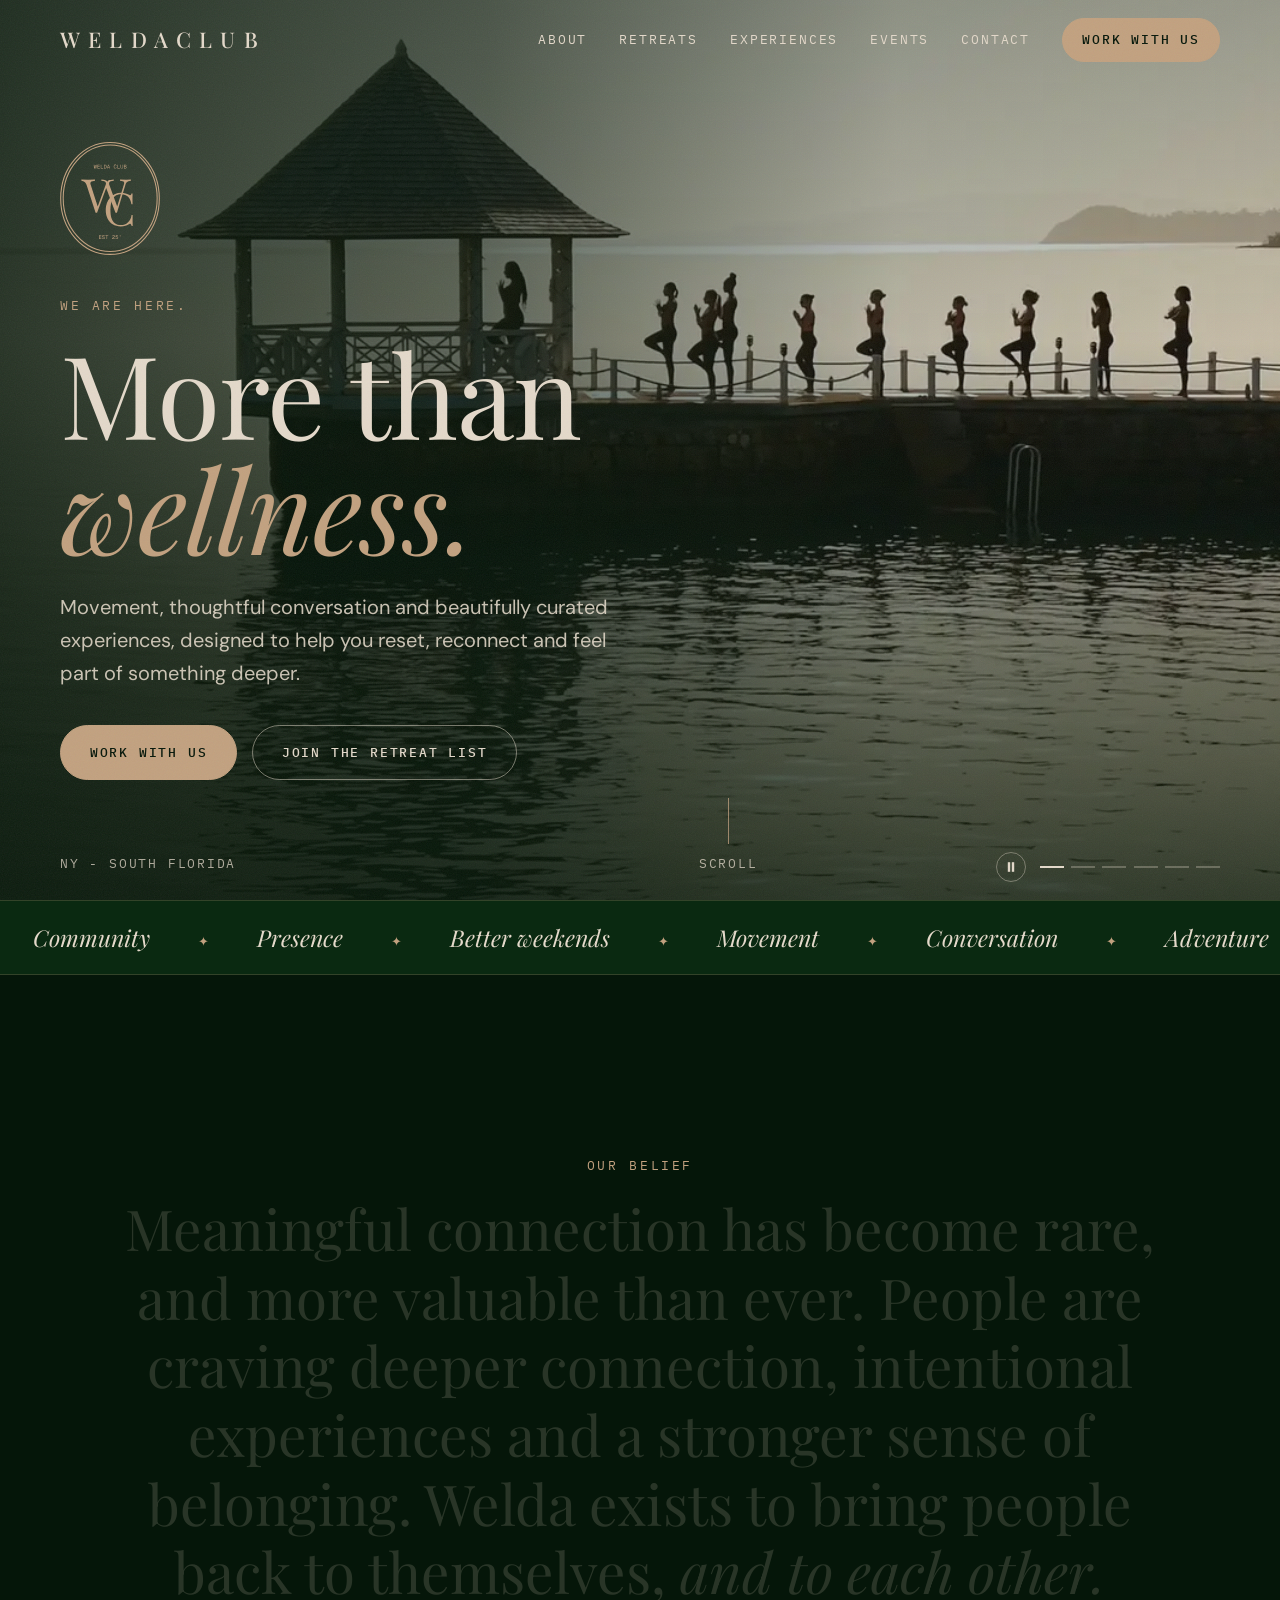
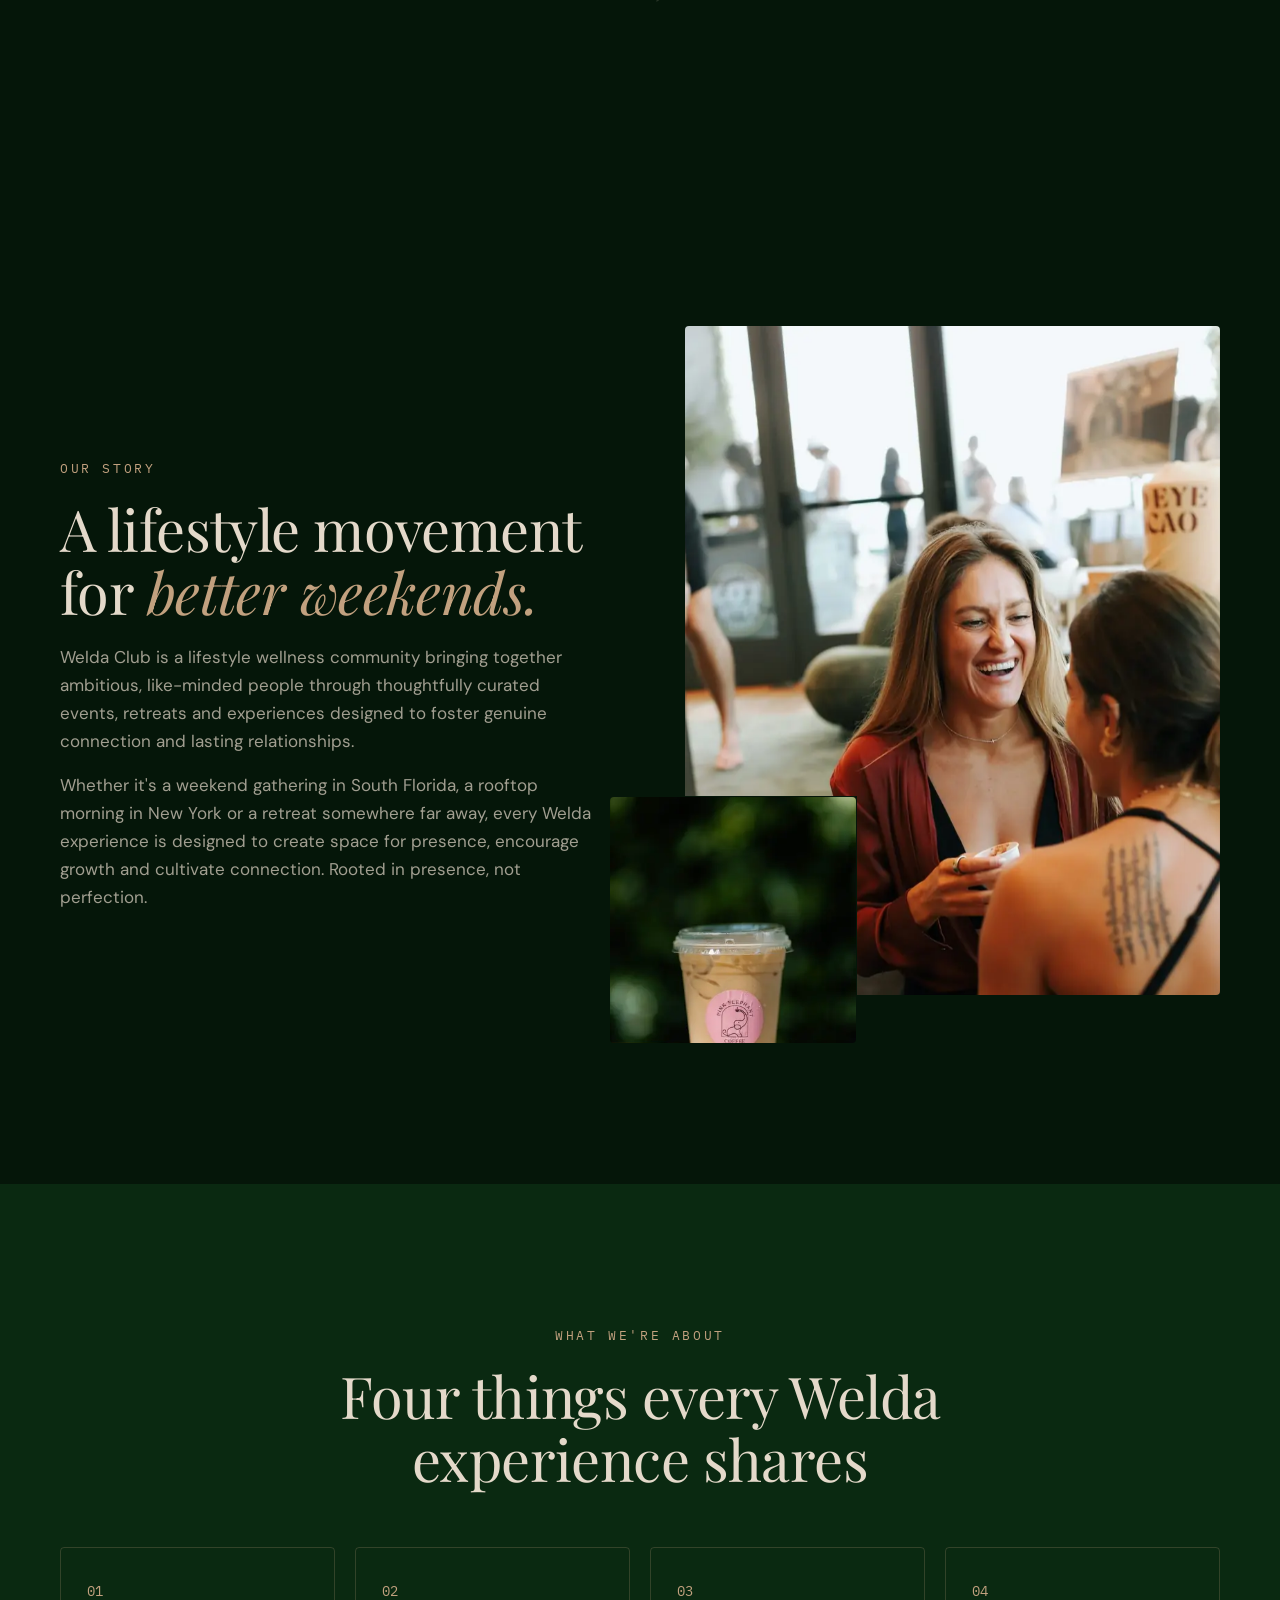
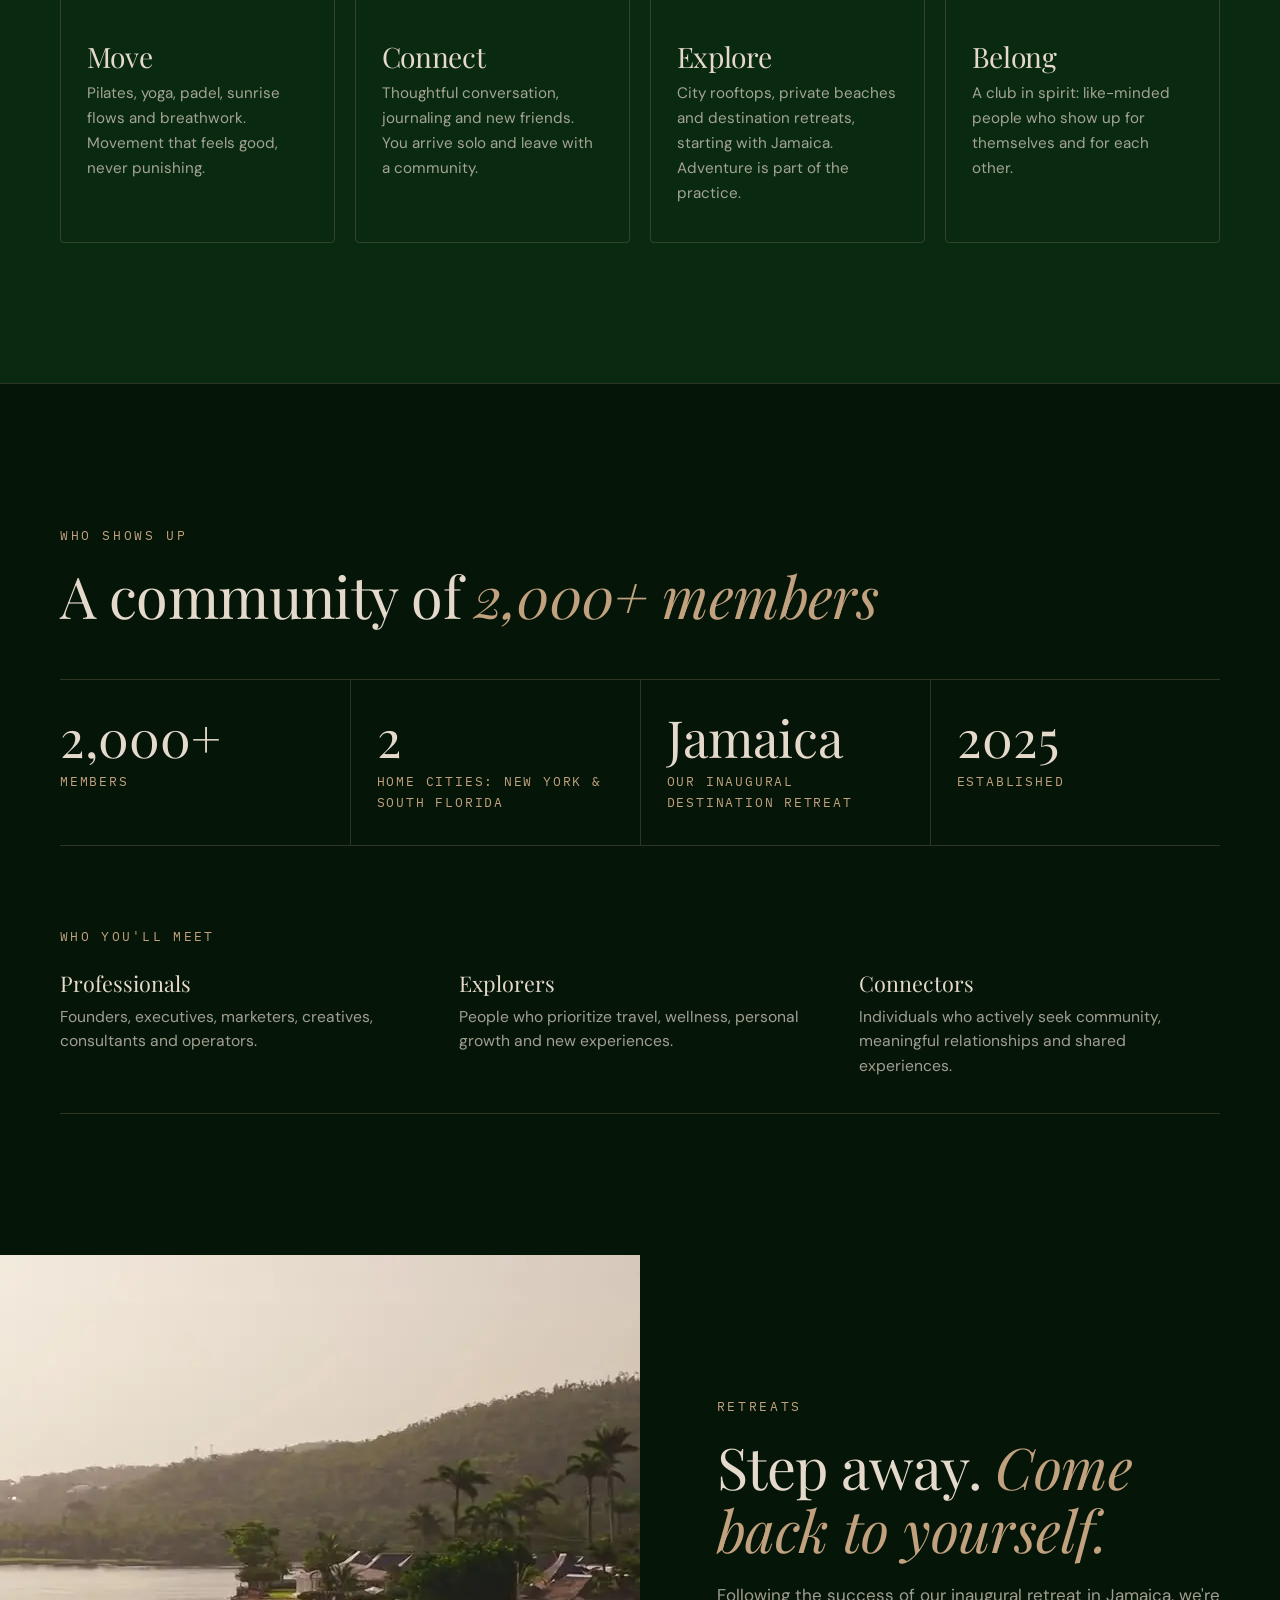
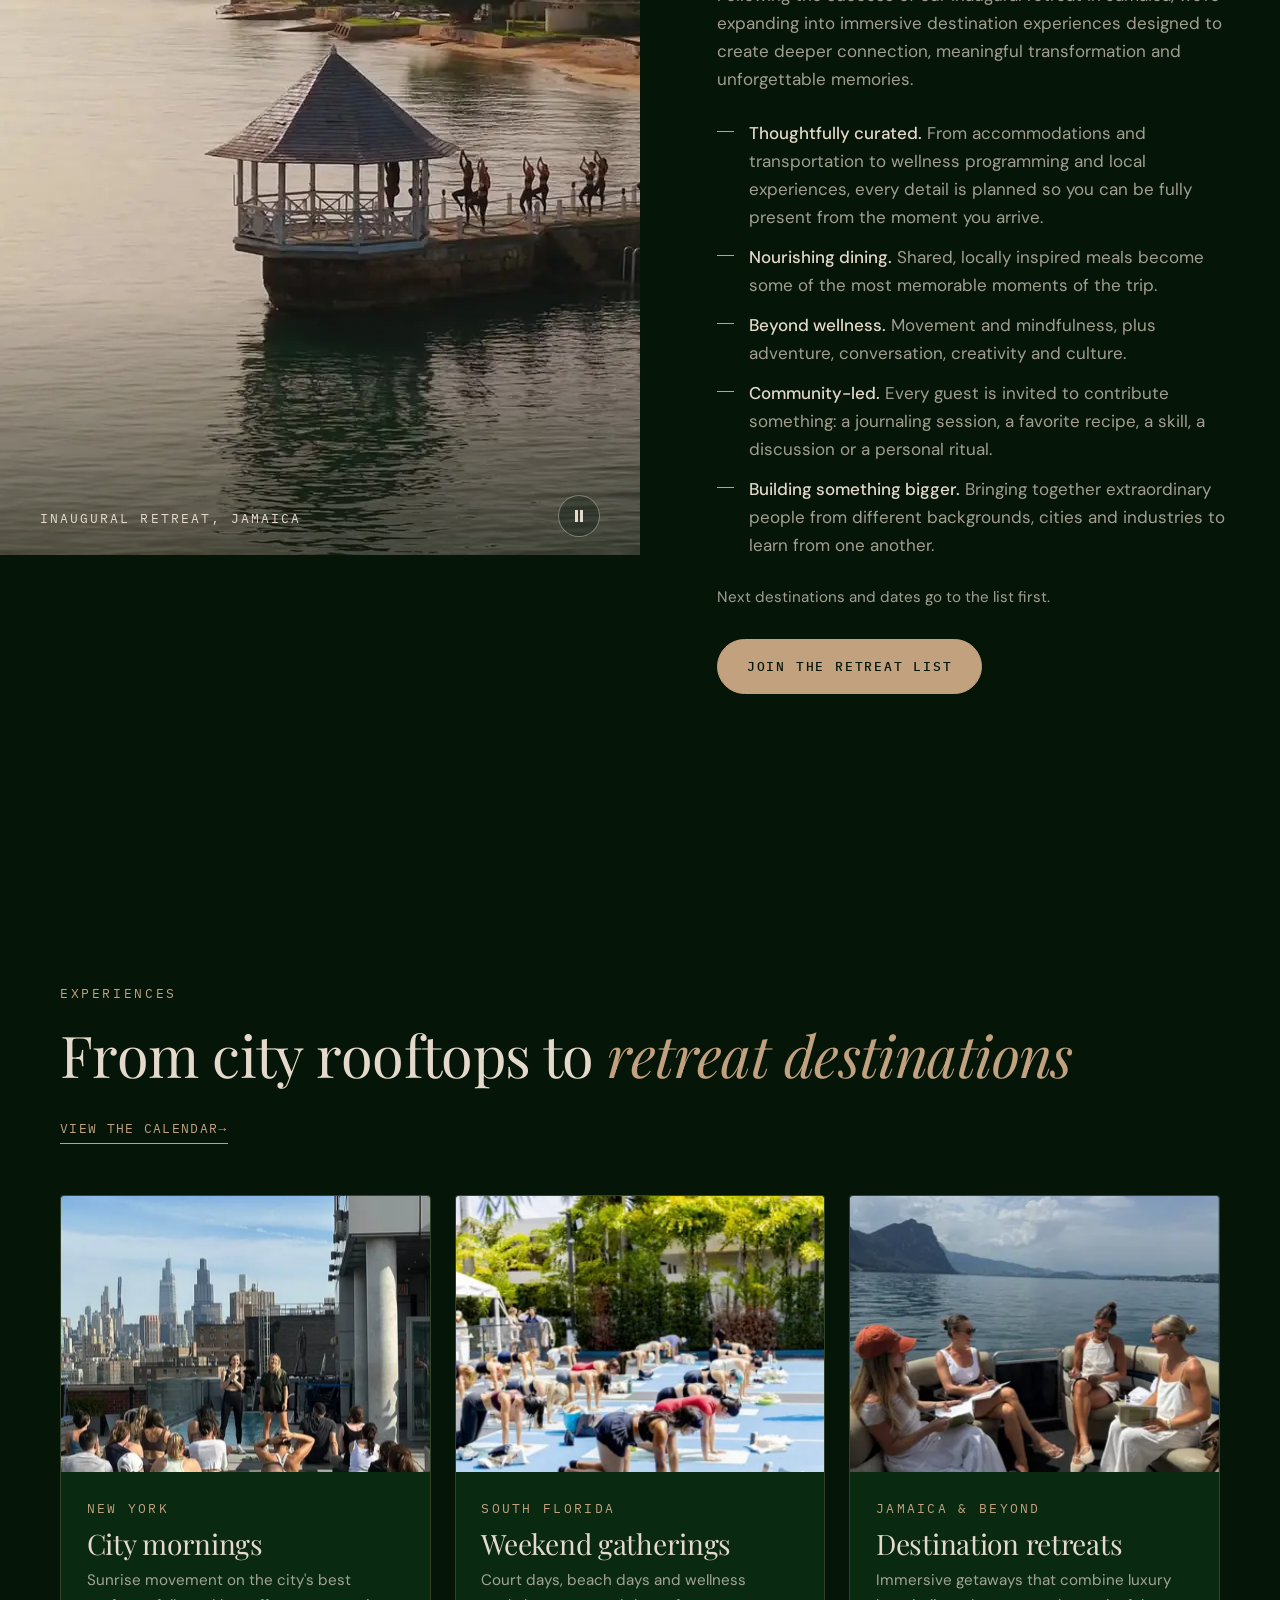
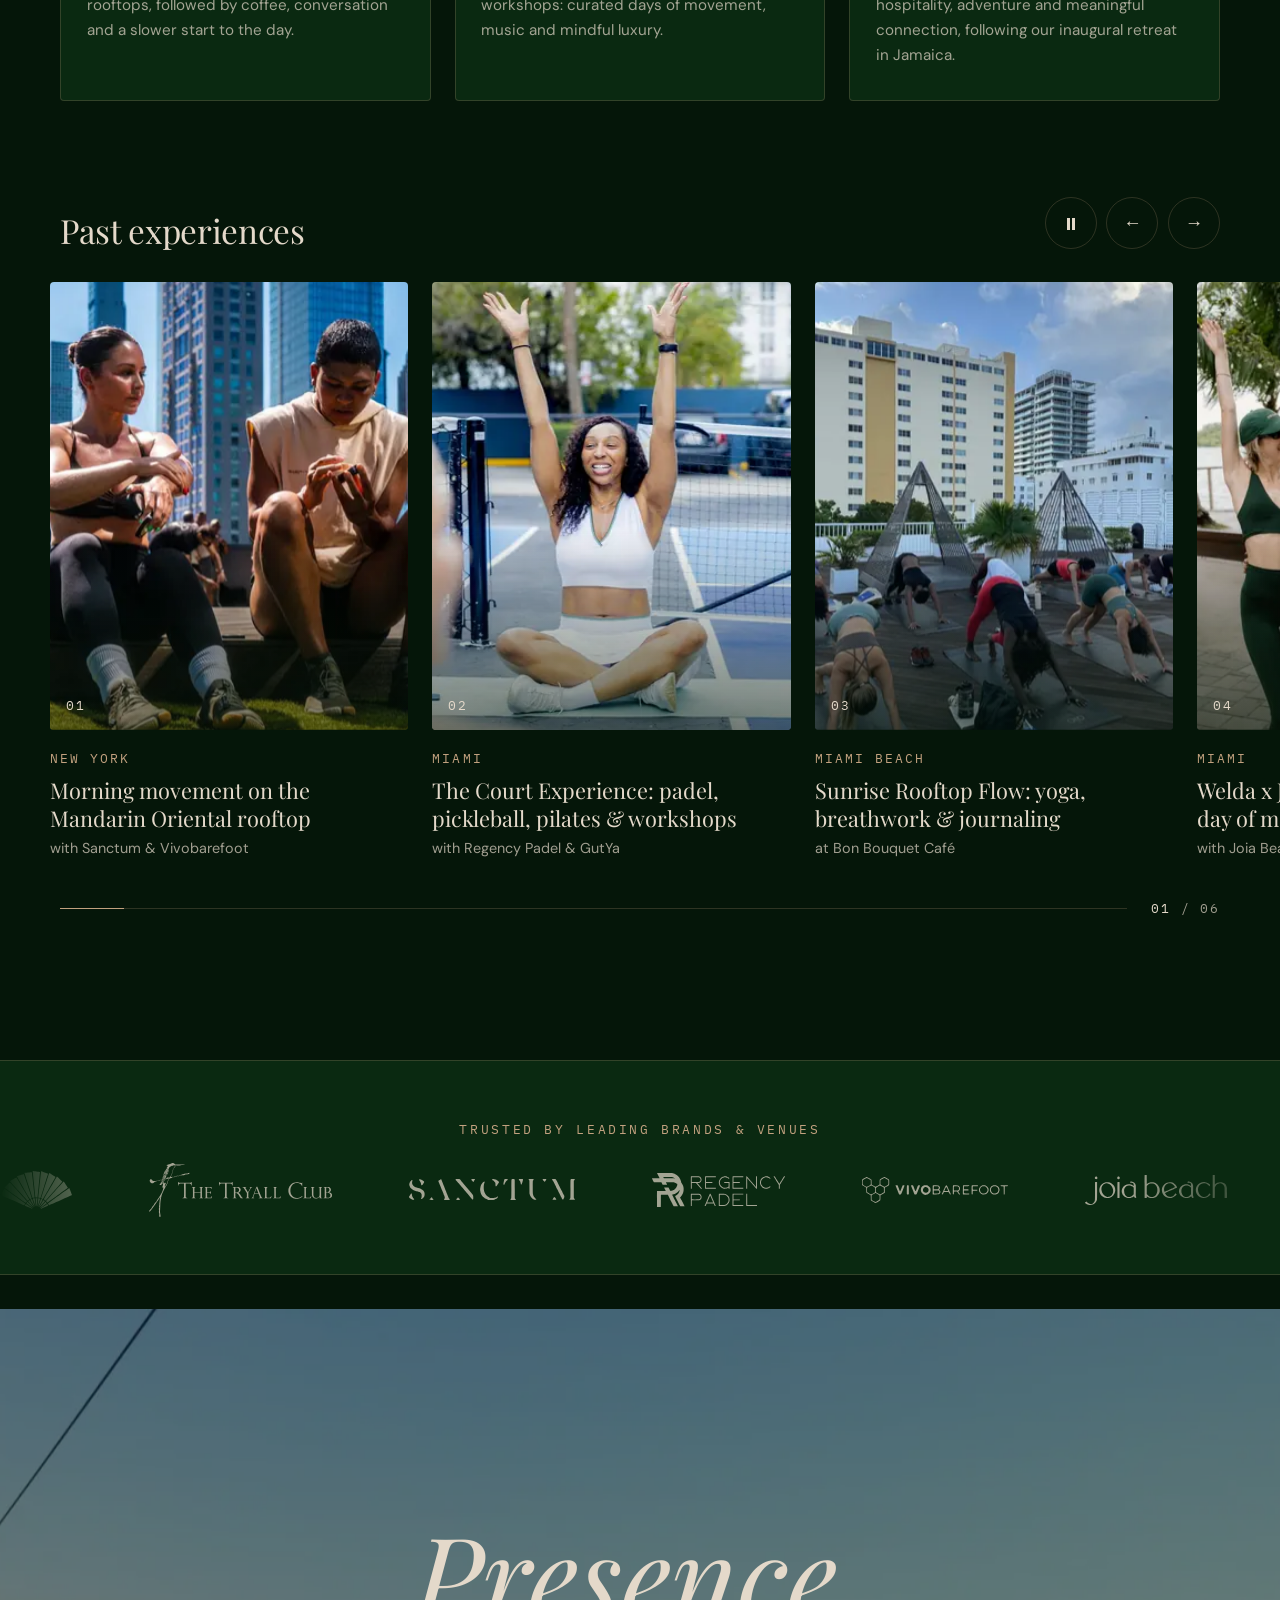
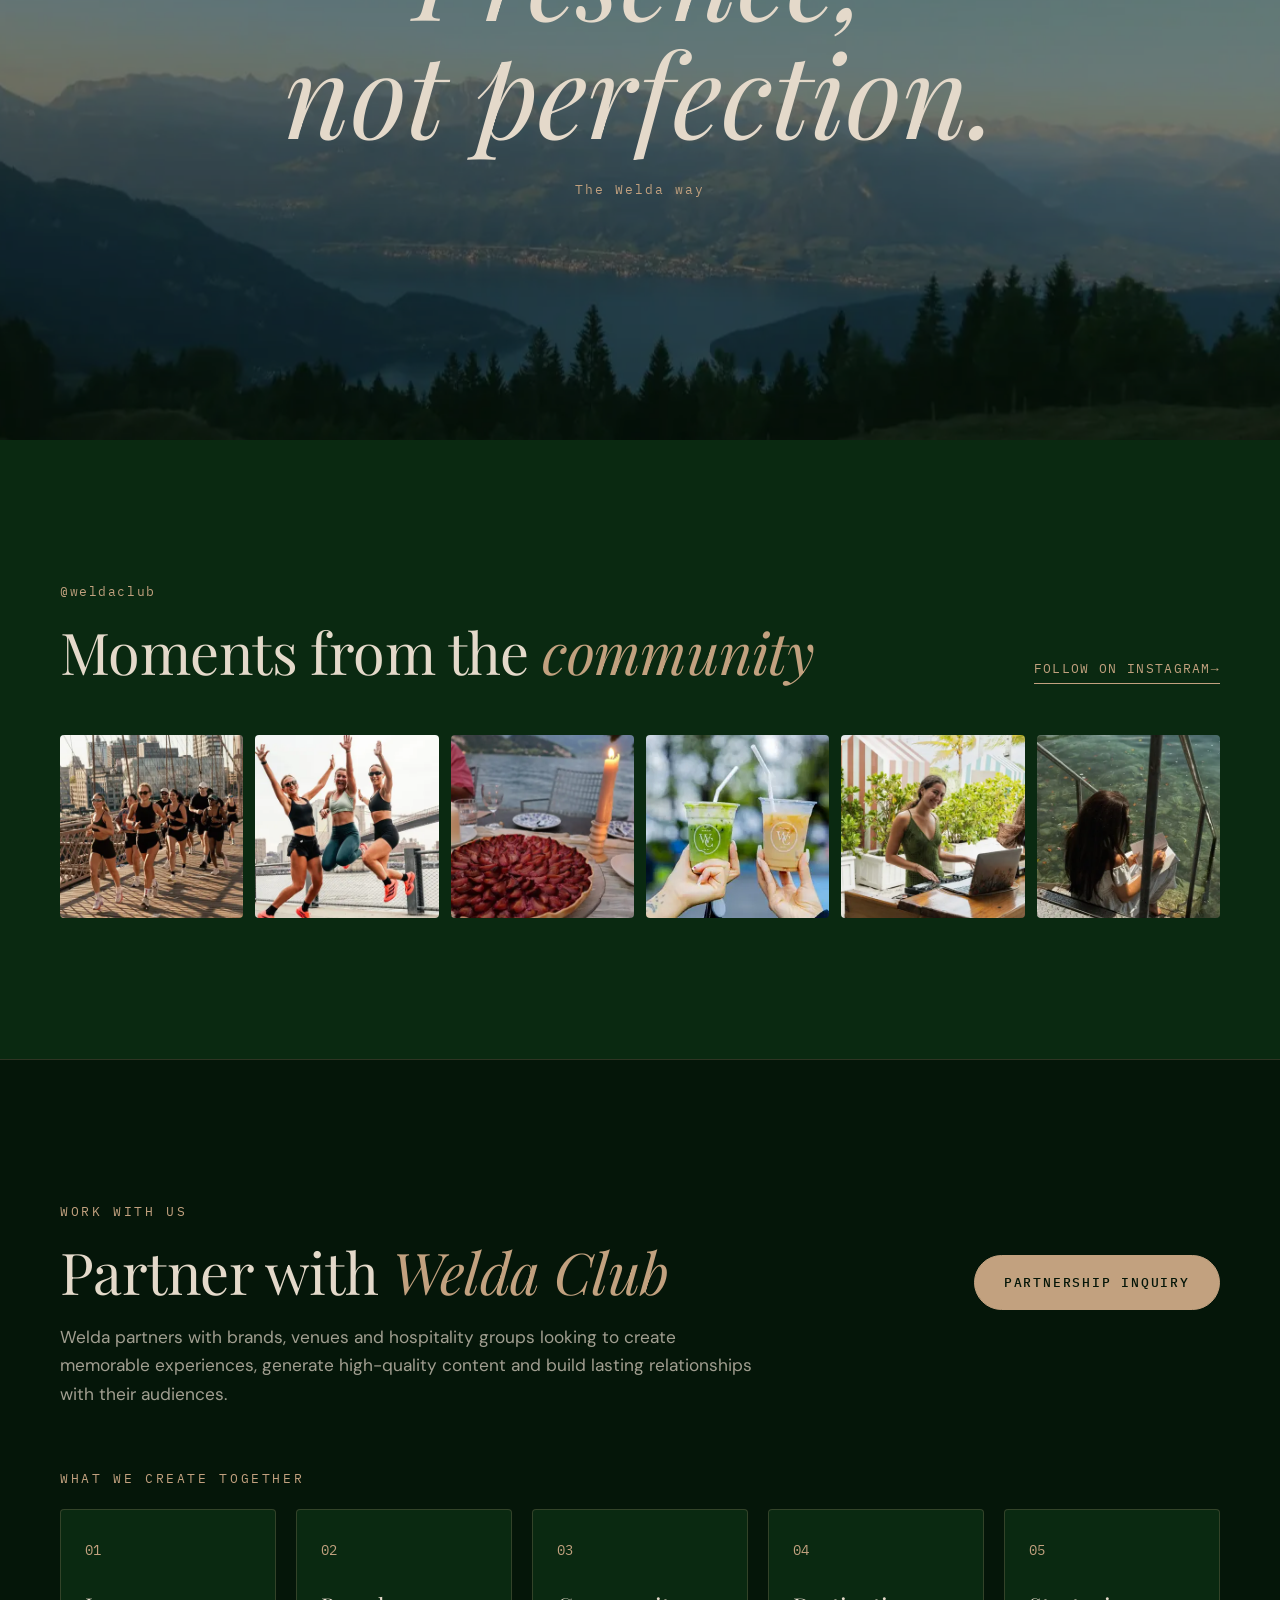
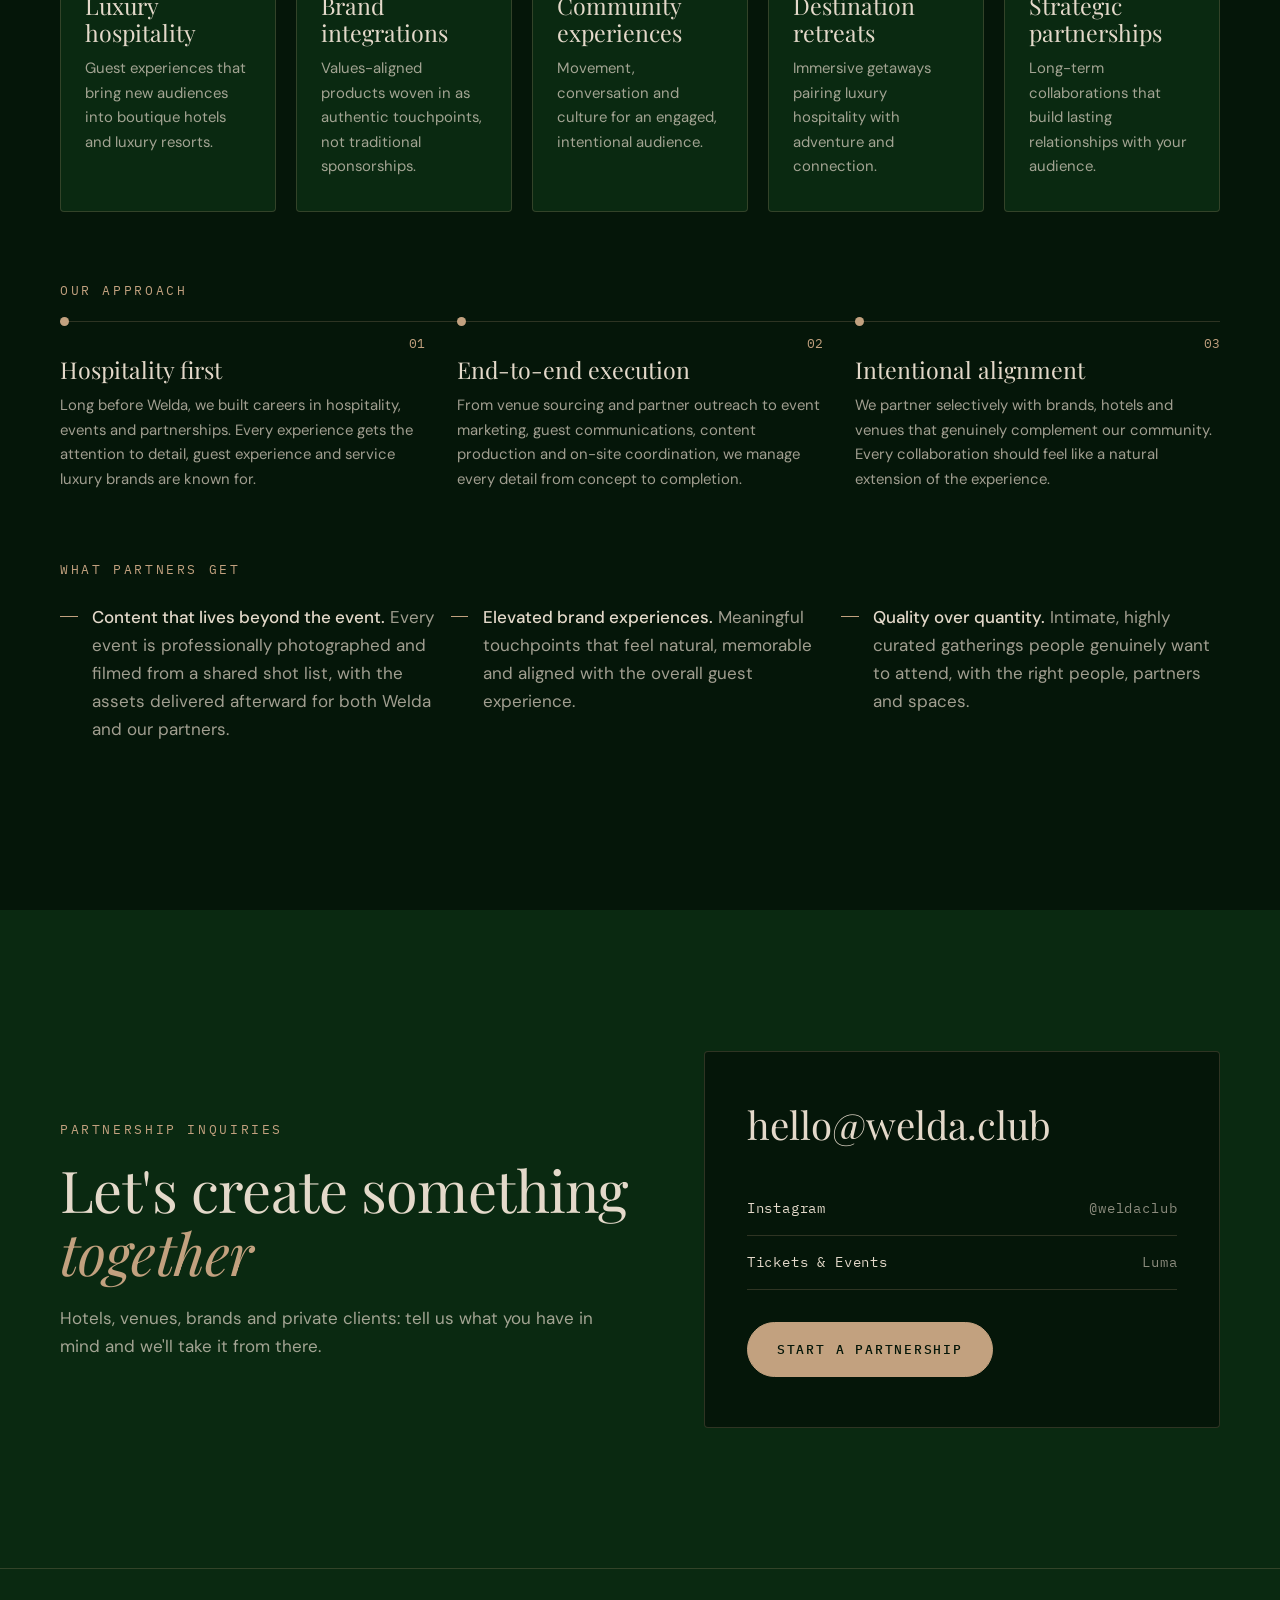
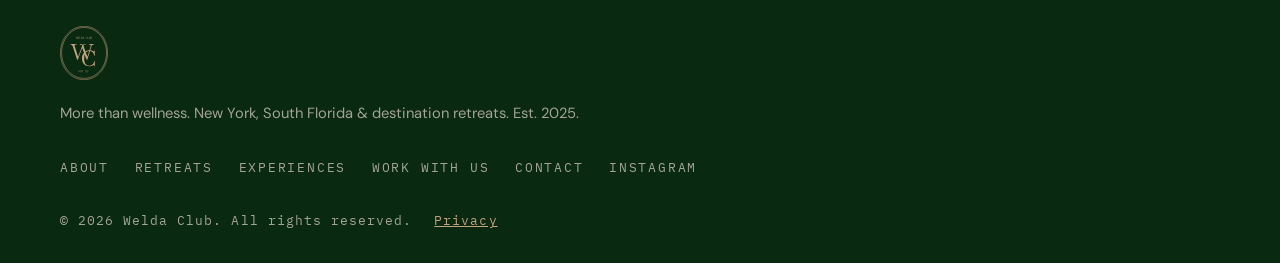
<file: index.html>
<!doctype html>
<html lang="en">
<head>
  <meta charset="utf-8">
  <meta name="viewport" content="width=device-width, initial-scale=1">
  <!-- Security: only load files from this site and Cloudflare Analytics (and send the inquiry form to Web3Forms) -->
  <meta http-equiv="Content-Security-Policy" content="default-src 'self'; script-src 'self' https://static.cloudflareinsights.com; style-src 'self' 'unsafe-inline'; font-src 'self'; img-src 'self' data:; connect-src 'self' https://cloudflareinsights.com https://static.cloudflareinsights.com https://api.web3forms.com; object-src 'none'; base-uri 'self'; form-action 'self' https://api.web3forms.com; upgrade-insecure-requests">
  <meta name="referrer" content="strict-origin-when-cross-origin">
  <title>Welda | More than wellness</title>
  <meta name="description" content="Welda Club is a lifestyle wellness community of 2,000+ members across New York and South Florida, hosting thoughtfully curated events, destination retreats and brand partnerships.">
  <meta name="theme-color" content="#051609">
  <link rel="canonical" href="https://welda.club/">

  <!-- Social sharing preview -->
  <meta property="og:title" content="Welda | More than wellness">
  <meta property="og:description" content="A lifestyle wellness community across New York, South Florida and destination retreats. Events, retreats and partnerships.">
  <meta property="og:image" content="https://welda.club/assets/images/og.jpg">
  <meta property="og:url" content="https://welda.club/">
  <meta property="og:type" content="website">
  <meta property="og:site_name" content="Welda">
  <meta name="twitter:card" content="summary_large_image">

  <link rel="icon" href="/assets/favicon.png" type="image/png">
  <link rel="apple-touch-icon" href="/assets/apple-touch-icon.png">
  <link rel="preload" href="/assets/fonts/playfair-display-latin-wght-normal.woff2" as="font" type="font/woff2" crossorigin>
  <link rel="preload" href="/assets/fonts/dm-sans-latin-wght-normal.woff2" as="font" type="font/woff2" crossorigin>
  <link rel="stylesheet" href="/assets/fonts/fonts.css">
  <link rel="stylesheet" href="/assets/vendor/lenis.css">
  <link rel="stylesheet" href="/assets/styles.css">

  <!-- Turns animations on only when JavaScript runs (see the file for details) -->
  <script src="/assets/head.js"></script>
  <!-- Structured data: tells search engines who Welda is -->
  <script type="application/ld+json">
{
    "@context": "https://schema.org",
    "@graph": [
      {
        "@type": "Organization",
        "@id": "https://welda.club/#org",
        "name": "Welda Club",
        "alternateName": "Welda",
        "url": "https://welda.club/",
        "logo": "https://welda.club/assets/logo.png",
        "image": "https://welda.club/assets/images/og.jpg",
        "description": "Welda Club is a lifestyle wellness community bringing together ambitious, like-minded people through thoughtfully curated events, retreats and experiences in New York, South Florida and beyond.",
        "slogan": "More than wellness.",
        "foundingDate": "2025",
        "email": "hello@welda.club",
        "areaServed": [
          {
            "@type": "City",
            "name": "New York"
          },
          {
            "@type": "AdministrativeArea",
            "name": "South Florida"
          }
        ],
        "sameAs": [
          "https://www.instagram.com/weldaclub/",
          "https://luma.com/user/weldaclub"
        ]
      },
      {
        "@type": "WebSite",
        "@id": "https://welda.club/#site",
        "url": "https://welda.club/",
        "name": "Welda",
        "publisher": {
          "@id": "https://welda.club/#org"
        }
      }
    ]
  }
  </script>
</head>
<body>

  <!-- ============ INTRO (plays once per visit) ============ -->
  <div class="intro" aria-hidden="true">
    <span class="monogram intro__mark"></span>
    <span class="intro__word">WELDACLUB</span>
  </div>

  <!-- Film grain texture over everything -->
  <div class="grain" aria-hidden="true"></div>

  <!-- ============ NAV ============ -->
  <header class="nav" id="top">
    <div class="nav__inner">
      <a href="#top" class="logo" aria-label="Welda Club home">WELDACLUB</a>
      <button class="nav__toggle" aria-expanded="false" aria-controls="nav-links" aria-label="Open menu">
        <span></span><span></span>
      </button>
      <nav id="nav-links" class="nav__links">
        <a href="#about">About</a>
        <a href="#retreats">Retreats</a>
        <a href="#experiences">Experiences</a>
        <a href="https://luma.com/user/weldaclub" target="_blank" rel="noopener">Events</a>
        <a href="#contact">Contact</a>
        <a href="#work" class="btn btn--small magnetic">Work with us</a>
      </nav>
    </div>
  </header>

  <main>

    <!-- ============ HERO ============ -->
    <section class="hero">
      <div class="hero__media" data-speed="0.25">
        <div class="hero__img" data-hero-slides>
          <img class="hero__slide is-active" src="/assets/images/web/hero-2-1600.webp" srcset="/assets/images/web/hero-2-640.webp 640w, /assets/images/web/hero-2-1024.webp 1024w, /assets/images/web/hero-2-1600.webp 1600w, /assets/images/web/hero-2-1920.webp 1920w" sizes="100vw" width="1920" height="1080" alt="Guests holding tree pose along a seaside pier at dusk in Jamaica" fetchpriority="high" decoding="async">
          <img class="hero__slide" data-src="/assets/images/web/hero-1600.webp" data-srcset="/assets/images/web/hero-640.webp 640w, /assets/images/web/hero-1024.webp 1024w, /assets/images/web/hero-1600.webp 1600w, /assets/images/web/hero-2400.webp 2400w" sizes="100vw" width="2400" height="1600" alt="A group resting on mats in savasana under a thatched beachfront pavilion in South Florida" aria-hidden="true" decoding="async">
          <img class="hero__slide" data-src="/assets/images/web/hero-3-1600.webp" data-srcset="/assets/images/web/hero-3-640.webp 640w, /assets/images/web/hero-3-1024.webp 1024w, /assets/images/web/hero-3-1600.webp 1600w, /assets/images/web/hero-3-1920.webp 1920w" sizes="100vw" width="1920" height="1080" alt="Guests resting under blankets during a sound bath in Jamaica" aria-hidden="true" decoding="async">
          <img class="hero__slide" data-src="/assets/images/web/hero-4-1600.webp" data-srcset="/assets/images/web/hero-4-640.webp 640w, /assets/images/web/hero-4-1024.webp 1024w, /assets/images/web/hero-4-1600.webp 1600w, /assets/images/web/hero-4-2000.webp 2000w" sizes="100vw" width="2000" height="1333" alt="A group stretching beside a villa pool in Jamaica, reflected in the water" aria-hidden="true" decoding="async">
          <img class="hero__slide" data-src="/assets/images/web/hero-5-1024.webp" data-srcset="/assets/images/web/hero-5-640.webp 640w, /assets/images/web/hero-5-1024.webp 1024w, /assets/images/web/hero-5-1500.webp 1500w" sizes="100vw" width="1500" height="2000" alt="An aerial view of a yoga class on a pier over turquoise water in Jamaica" aria-hidden="true" decoding="async" style="--pos: center 58%">
          <img class="hero__slide" data-src="/assets/images/web/hero-6-1024.webp" data-srcset="/assets/images/web/hero-6-640.webp 640w, /assets/images/web/hero-6-1024.webp 1024w, /assets/images/web/hero-6-1333.webp 1333w" sizes="100vw" width="1333" height="2000" alt="A laughing group of runners sharing drinks after a run in New York" aria-hidden="true" decoding="async" style="--pos: center 40%">
        </div>
      </div>
      <div class="hero__content">
        <span class="monogram hero__mark hero-in" style="--d:0" role="img" aria-label="Welda Club monogram"></span>
        <p class="eyebrow hero-in" style="--d:1">We are here.</p>
        <h1 class="split-lines">
          <span class="line"><span class="line__inner" style="--d:2">More than</span></span>
          <span class="line"><span class="line__inner" style="--d:3"><em>wellness.</em></span></span>
        </h1>
        <p class="hero__lede hero-in" style="--d:4">Movement, thoughtful conversation and beautifully curated experiences, designed to help you reset, reconnect and feel part of something deeper.</p>
        <div class="hero__ctas hero-in" style="--d:5">
          <a href="#work" class="btn magnetic">Work with us</a>
          <a href="https://weldaclubretreat.myflodesk.com/retreatform01" class="btn btn--ghost magnetic" target="_blank" rel="noopener">Join the retreat list</a>
        </div>
      </div>
      <div class="hero__foot hero-in" style="--d:6" aria-hidden="true">
        <span>NY - South Florida</span>
        <span class="hero__scroll"><i></i>Scroll</span>
        <span></span>
      </div>
      <div class="hero__controls hero-in" style="--d:6">
        <button class="hero__pause" type="button" aria-pressed="false" aria-label="Pause slideshow"><span class="carousel__play-icon" aria-hidden="true"></span></button>
        <div class="hero__dots">
          <button type="button" class="is-active" aria-label="Show photo 1 of 6" aria-current="true"><i></i></button>
          <button type="button" aria-label="Show photo 2 of 6"><i></i></button>
          <button type="button" aria-label="Show photo 3 of 6"><i></i></button>
          <button type="button" aria-label="Show photo 4 of 6"><i></i></button>
          <button type="button" aria-label="Show photo 5 of 6"><i></i></button>
          <button type="button" aria-label="Show photo 6 of 6"><i></i></button>
        </div>
      </div>
    </section>

    <!-- ============ MARQUEE ============ -->
    <div class="marquee" aria-hidden="true">
      <div class="marquee__track">
        <span>Movement</span><span>Conversation</span><span>Adventure</span><span>Community</span><span>Presence</span><span>Better weekends</span>
        <span>Movement</span><span>Conversation</span><span>Adventure</span><span>Community</span><span>Presence</span><span>Better weekends</span>
      </div>
    </div>

    <!-- ============ MANIFESTO (words light up as you scroll) ============ -->
    <section class="section manifesto">
      <div class="container">
        <p class="eyebrow center">Our belief</p>
        <p class="manifesto__text" data-words>Meaningful connection has become rare, and more valuable than ever. People are craving deeper connection, intentional experiences and a stronger sense of belonging. Welda exists to bring people back to themselves, <em>and to each other.</em></p>
      </div>
    </section>

    <!-- ============ ABOUT ============ -->
    <section class="section about" id="about">
      <div class="container about__grid">
        <div class="about__text">
          <p class="eyebrow reveal">Our story</p>
          <h2 class="reveal">A lifestyle movement for <em>better weekends.</em></h2>
          <p class="reveal">Welda Club is a lifestyle wellness community bringing together ambitious, like-minded people through thoughtfully curated events, retreats and experiences designed to foster genuine connection and lasting relationships.</p>
          <p class="reveal">Whether it's a weekend gathering in South Florida, a rooftop morning in New York or a retreat somewhere far away, every Welda experience is designed to create space for presence, encourage growth and cultivate connection. Rooted in presence, not perfection.</p>
        </div>
        <div class="about__media">
          <figure class="img-reveal photo--tall">
            <div class="parallax-img" data-speed="0.12"><img src="/assets/images/web/about-800.webp" srcset="/assets/images/web/about-480.webp 480w, /assets/images/web/about-800.webp 800w, /assets/images/web/about-1200.webp 1200w" sizes="(max-width: 860px) 100vw, 45vw" width="1200" height="1800" alt="Two women laughing together on the floor at a Welda gathering" loading="lazy" decoding="async"></div>
          </figure>
          <figure class="img-reveal photo--small">
            <div class="parallax-img" data-speed="-0.08" style="--fallback: var(--fallback-2)"><img src="/assets/images/web/about-2-700.webp" srcset="/assets/images/web/about-2-400.webp 400w, /assets/images/web/about-2-700.webp 700w" sizes="20vw" width="900" height="1350" alt="An iced coffee on a wooden table" loading="lazy" decoding="async"></div>
          </figure>
        </div>
      </div>
    </section>

    <!-- ============ PILLARS ============ -->
    <section class="section pillars">
      <div class="container">
        <p class="eyebrow center reveal">What we're about</p>
        <h2 class="center reveal">Four things every Welda experience shares</h2>
        <div class="pillars__grid">
          <article class="pillar reveal">
            <span class="pillar__num">01</span>
            <h3>Move</h3>
            <p>Pilates, yoga, padel, sunrise flows and breathwork. Movement that feels good, never punishing.</p>
          </article>
          <article class="pillar reveal">
            <span class="pillar__num">02</span>
            <h3>Connect</h3>
            <p>Thoughtful conversation, journaling and new friends. You arrive solo and leave with a community.</p>
          </article>
          <article class="pillar reveal">
            <span class="pillar__num">03</span>
            <h3>Explore</h3>
            <p>City rooftops, private beaches and destination retreats, starting with Jamaica. Adventure is part of the practice.</p>
          </article>
          <article class="pillar reveal">
            <span class="pillar__num">04</span>
            <h3>Belong</h3>
            <p>A club in spirit: like-minded people who show up for themselves and for each other.</p>
          </article>
        </div>
      </div>
    </section>

    <!-- ============ COMMUNITY: who shows up + proof points ============ -->
    <section class="section community" id="community">
      <div class="container">
        <div class="section__head">
          <div>
            <p class="eyebrow reveal">Who shows up</p>
            <h2 class="reveal">A community of <em>2,000+ members</em></h2>
          </div>
        </div>
        <ul class="stats">
          <li class="stat reveal"><span class="stat__num">2,000+</span><span class="stat__label">Members</span></li>
          <li class="stat reveal"><span class="stat__num">2</span><span class="stat__label">Home cities: New York &amp; South Florida</span></li>
          <li class="stat reveal"><span class="stat__num">Jamaica</span><span class="stat__label">Our inaugural destination retreat</span></li>
          <li class="stat reveal"><span class="stat__num">2025</span><span class="stat__label">Established</span></li>
        </ul>
        <div class="who reveal">
          <p class="who__label">Who you'll meet</p>
          <ul class="who__list">
            <li><strong>Professionals</strong>Founders, executives, marketers, creatives, consultants and operators.</li>
            <li><strong>Explorers</strong>People who prioritize travel, wellness, personal growth and new experiences.</li>
            <li><strong>Connectors</strong>Individuals who actively seek community, meaningful relationships and shared experiences.</li>
          </ul>
        </div>
      </div>
    </section>

    <!-- ============ RETREATS ============ -->
    <section class="retreats" id="retreats">
      <div class="retreats__split">
        <div class="retreats__media">
          <figure class="retreats__film img-reveal">
            <video class="retreats__video" muted loop playsinline preload="none" poster="/assets/video/jamaica-retreat-poster.webp" aria-label="Highlights from the inaugural Welda retreat in Jamaica">
              <source src="/assets/video/jamaica-retreat-720.mp4" type="video/mp4" media="(max-width: 860px)">
              <source src="/assets/video/jamaica-retreat.mp4" type="video/mp4">
            </video>
            <figcaption class="retreats__caption">Inaugural retreat, Jamaica</figcaption>
            <button class="video-toggle" type="button" aria-pressed="false" aria-label="Pause video"><span class="carousel__play-icon" aria-hidden="true"></span></button>
          </figure>
        </div>
        <div class="retreats__text">
          <p class="eyebrow reveal">Retreats</p>
          <h2 class="reveal">Step away. <em>Come back to yourself.</em></h2>
          <p class="reveal">Following the success of our inaugural retreat in Jamaica, we're expanding into immersive destination experiences designed to create deeper connection, meaningful transformation and unforgettable memories.</p>
          <ul class="checklist checklist--rich">
            <li class="reveal"><strong>Thoughtfully curated.</strong> From accommodations and transportation to wellness programming and local experiences, every detail is planned so you can be fully present from the moment you arrive.</li>
            <li class="reveal"><strong>Nourishing dining.</strong> Shared, locally inspired meals become some of the most memorable moments of the trip.</li>
            <li class="reveal"><strong>Beyond wellness.</strong> Movement and mindfulness, plus adventure, conversation, creativity and culture.</li>
            <li class="reveal"><strong>Community-led.</strong> Every guest is invited to contribute something: a journaling session, a favorite recipe, a skill, a discussion or a personal ritual.</li>
            <li class="reveal"><strong>Building something bigger.</strong> Bringing together extraordinary people from different backgrounds, cities and industries to learn from one another.</li>
          </ul>
          <p class="muted reveal">Next destinations and dates go to the list first.</p>
          <a class="btn magnetic reveal" href="https://weldaclubretreat.myflodesk.com/retreatform01" target="_blank" rel="noopener">Join the retreat list</a>
        </div>
      </div>
    </section>

    <!-- ============ EXPERIENCES ============ -->
    <section class="section experiences" id="experiences">
      <div class="container">
        <div class="section__head">
          <div>
            <p class="eyebrow reveal">Experiences</p>
            <h2 class="reveal">From city rooftops to <em>retreat destinations</em></h2>
          </div>
          <a href="https://luma.com/user/weldaclub" class="link-arrow reveal" target="_blank" rel="noopener">View the calendar</a>
        </div>

        <div class="formats">
          <article class="format reveal">
            <figure class="img-reveal format__img">
              <div class="parallax-img" data-speed="0.06" style="--pos: center 38%"><img src="/assets/images/web/format-city-800.webp" srcset="/assets/images/web/format-city-480.webp 480w, /assets/images/web/format-city-800.webp 800w, /assets/images/web/format-city-1200.webp 1200w" sizes="(max-width: 860px) 100vw, 33vw" width="1200" height="1600" alt="A rooftop movement class in New York with the Manhattan skyline behind" loading="lazy" decoding="async"></div>
            </figure>
            <div class="format__body">
              <p class="format__tag">New York</p>
              <h3>City mornings</h3>
              <p>Sunrise movement on the city's best rooftops, followed by coffee, conversation and a slower start to the day.</p>
            </div>
          </article>
          <article class="format reveal">
            <figure class="img-reveal format__img">
              <div class="parallax-img" data-speed="0.06" style="--fallback: var(--fallback-2)"><img src="/assets/images/web/format-weekend-800.webp" srcset="/assets/images/web/format-weekend-480.webp 480w, /assets/images/web/format-weekend-800.webp 800w, /assets/images/web/format-weekend-1200.webp 1200w" sizes="(max-width: 860px) 100vw, 33vw" width="1400" height="933" alt="Guests doing a mat workout on a blue padel court in South Florida" loading="lazy" decoding="async"></div>
            </figure>
            <div class="format__body">
              <p class="format__tag">South Florida</p>
              <h3>Weekend gatherings</h3>
              <p>Court days, beach days and wellness workshops: curated days of movement, music and mindful luxury.</p>
            </div>
          </article>
          <article class="format reveal">
            <figure class="img-reveal format__img">
              <div class="parallax-img" data-speed="0.06" style="--fallback: var(--fallback-3)"><img src="/assets/images/web/format-retreat-800.webp" srcset="/assets/images/web/format-retreat-480.webp 480w, /assets/images/web/format-retreat-800.webp 800w, /assets/images/web/format-retreat-1200.webp 1200w" sizes="(max-width: 860px) 100vw, 33vw" width="1400" height="1050" alt="Four women journaling together on a boat on a mountain lake" loading="lazy" decoding="async"></div>
            </figure>
            <div class="format__body">
              <p class="format__tag">Jamaica &amp; beyond</p>
              <h3>Destination retreats</h3>
              <p>Immersive getaways that combine luxury hospitality, adventure and meaningful connection, following our inaugural retreat in Jamaica.</p>
            </div>
          </article>
        </div>

        <div class="carousel__head">
          <h3 class="subhead reveal">Past experiences</h3>
          <div class="carousel__nav reveal">
            <button class="carousel__btn carousel__play" aria-pressed="false" aria-label="Pause slideshow"><span class="carousel__play-icon" aria-hidden="true"></span></button>
            <button class="carousel__btn" data-dir="-1" aria-label="Previous experiences">&larr;</button>
            <button class="carousel__btn" data-dir="1" aria-label="Next experiences">&rarr;</button>
          </div>
        </div>
      </div>

      <!-- Drifts continuously and loops (pauses on hover, touch or the pause button; speed = SPEED in main.js). Swipe / drag / arrows. Photos: past-1.jpg ... past-6.jpg (portrait) in assets/images. Copy an <article> to add an event. -->
      <div class="carousel" data-carousel>
        <div class="carousel__track" tabindex="0" role="region" aria-label="Past experiences (scroll sideways)" data-lenis-prevent-horizontal>
            <article class="event-card reveal">
              <figure class="event-card__img"><div><img src="/assets/images/web/past-1-700.webp" srcset="/assets/images/web/past-1-400.webp 400w, /assets/images/web/past-1-700.webp 700w, /assets/images/web/past-1-1000.webp 1000w" sizes="(max-width: 560px) 80vw, 340px" width="1000" height="1502" alt="Two people resting on the grass after a workout, with skyscrapers behind them" loading="lazy" decoding="async"></div><span class="event-card__num">01</span></figure>
              <p class="event-card__city">New York</p>
              <h4 class="event-card__name">Morning movement on the Mandarin Oriental rooftop</h4>
              <p class="event-card__meta">with Sanctum &amp; Vivobarefoot</p>
            </article>
            <article class="event-card reveal">
              <figure class="event-card__img"><div style="--pos: center 30%; --fallback: var(--fallback-2)"><img src="/assets/images/web/past-2-700.webp" srcset="/assets/images/web/past-2-400.webp 400w, /assets/images/web/past-2-700.webp 700w, /assets/images/web/past-2-1000.webp 1000w" sizes="(max-width: 560px) 80vw, 340px" width="1000" height="1500" alt="A woman cheering with her arms raised, sitting cross-legged on a court" loading="lazy" decoding="async"></div><span class="event-card__num">02</span></figure>
              <p class="event-card__city">Miami</p>
              <h4 class="event-card__name">The Court Experience: padel, pickleball, pilates &amp; workshops</h4>
              <p class="event-card__meta">with Regency Padel &amp; GutYa</p>
            </article>
            <article class="event-card reveal">
              <figure class="event-card__img"><div style="--fallback: var(--fallback-3)"><img src="/assets/images/web/past-3-700.webp" srcset="/assets/images/web/past-3-400.webp 400w, /assets/images/web/past-3-700.webp 700w, /assets/images/web/past-3-1000.webp 1000w" sizes="(max-width: 560px) 80vw, 340px" width="1000" height="1333" alt="A rooftop yoga class holding downward dog, with Miami Beach buildings behind" loading="lazy" decoding="async"></div><span class="event-card__num">03</span></figure>
              <p class="event-card__city">Miami Beach</p>
              <h4 class="event-card__name">Sunrise Rooftop Flow: yoga, breathwork &amp; journaling</h4>
              <p class="event-card__meta">at Bon Bouquet Caf&eacute;</p>
            </article>
            <article class="event-card reveal">
              <figure class="event-card__img"><div><img src="/assets/images/web/past-4-700.webp" srcset="/assets/images/web/past-4-400.webp 400w, /assets/images/web/past-4-700.webp 700w, /assets/images/web/past-4-1000.webp 1000w" sizes="(max-width: 560px) 80vw, 340px" width="1000" height="1500" alt="Three women in matching green activewear laughing on a palm-lined beach path" loading="lazy" decoding="async"></div><span class="event-card__num">04</span></figure>
              <p class="event-card__city">Miami</p>
              <h4 class="event-card__name">Welda x Joia Beach: a private beach day of movement and music</h4>
              <p class="event-card__meta">with Joia Beach</p>
            </article>
            <article class="event-card reveal">
              <figure class="event-card__img"><div style="--fallback: var(--fallback-2)"><img src="/assets/images/web/past-5-700.webp" srcset="/assets/images/web/past-5-400.webp 400w, /assets/images/web/past-5-700.webp 700w, /assets/images/web/past-5-1000.webp 1000w" sizes="(max-width: 560px) 80vw, 340px" width="1000" height="1500" alt="A guided breathwork session, with guests on mats wearing headphones" loading="lazy" decoding="async"></div><span class="event-card__num">05</span></figure>
              <p class="event-card__city">Miami</p>
              <h4 class="event-card__name">The Longevity Edit</h4>
              <p class="event-card__meta">with JMUVS</p>
            </article>
            <article class="event-card reveal">
              <figure class="event-card__img"><div style="--fallback: var(--fallback-3)"><img src="/assets/images/web/past-6-700.webp" srcset="/assets/images/web/past-6-400.webp 400w, /assets/images/web/past-6-700.webp 700w, /assets/images/web/past-6-1000.webp 1000w" sizes="(max-width: 560px) 80vw, 340px" width="1000" height="1333" alt="A rooftop yoga class stretching in side angle pose under a cloudy sky" loading="lazy" decoding="async"></div><span class="event-card__num">06</span></figure>
              <p class="event-card__city">New York</p>
              <h4 class="event-card__name">Rooftop Yoga &amp; Morning Social</h4>
              <p class="event-card__meta">community morning</p>
            </article>
        </div>
        <div class="container carousel__ui">
          <div class="carousel__progress"><span></span></div>
          <p class="carousel__count"><span class="carousel__current">01</span> / 06</p>
        </div>
      </div>
      <div class="container">
      </div>
    </section>

    <!-- ============ PARTNERS ============ -->
    <!-- Logos are single-color SVGs in assets/partners, tinted with the text color by CSS.
         To add one: drop a transparent SVG/PNG in that folder and copy a <li> below (all four copies). -->
    <section class="partners" aria-label="Brands and venues Welda has partnered with">
      <p class="eyebrow center">Trusted by leading brands &amp; venues</p>
      <div class="partners__marquee">
        <ul class="partners__track">
          <li><span class="partner-logo" role="img" aria-label="Mandarin Oriental" style="--logo: url('/assets/partners/mandarin-oriental.svg'); --ar: 1.9; --h: 38px"></span></li>
          <li><span class="partner-logo" role="img" aria-label="The Tryall Club" style="--logo: url('/assets/partners/tryall-club.svg'); --ar: 3.39; --h: 54px"></span></li>
          <li><span class="partner-logo" role="img" aria-label="Sanctum" style="--logo: url('/assets/partners/sanctum.svg'); --ar: 7.9; --h: 21px"></span></li>
          <li><span class="partner-logo" role="img" aria-label="Regency Padel" style="--logo: url('/assets/partners/regency-padel.svg'); --ar: 3.92; --h: 34px"></span></li>
          <li><span class="partner-logo" role="img" aria-label="Vivobarefoot" style="--logo: url('/assets/partners/vivobarefoot.svg'); --ar: 5.63; --h: 26px"></span></li>
          <li><span class="partner-logo" role="img" aria-label="Joia Beach" style="--logo: url('/assets/partners/joia-beach.svg'); --ar: 4.73; --h: 30px"></span></li>
          <li><span class="partner-logo" role="img" aria-label="1 Hotel Brooklyn Bridge" style="--logo: url('/assets/partners/1-hotel-brooklyn-bridge.svg'); --ar: 2.59; --h: 42px"></span></li>
          <li><span class="partner-logo" role="img" aria-label="GutYa" style="--logo: url('/assets/partners/gutya.svg'); --ar: 2.99; --h: 28px"></span></li>
          <li><span class="partner-logo" role="img" aria-label="Gotham Gym" style="--logo: url('/assets/partners/gotham-gym.svg'); --ar: 2.94; --h: 38px"></span></li>
          <li><span class="partner-logo" role="img" aria-label="HAESKN" style="--logo: url('/assets/partners/haeskn.svg'); --ar: 4.38; --h: 22px"></span></li>
          <li><span class="partner-logo" role="img" aria-label="Free People Movement" style="--logo: url('/assets/partners/free-people-movement.svg'); --ar: 3.26; --h: 38px"></span></li>
          <li aria-hidden="true"><span class="partner-logo" style="--logo: url('/assets/partners/mandarin-oriental.svg'); --ar: 1.9; --h: 38px"></span></li>
          <li aria-hidden="true"><span class="partner-logo" style="--logo: url('/assets/partners/tryall-club.svg'); --ar: 3.39; --h: 54px"></span></li>
          <li aria-hidden="true"><span class="partner-logo" style="--logo: url('/assets/partners/sanctum.svg'); --ar: 7.9; --h: 21px"></span></li>
          <li aria-hidden="true"><span class="partner-logo" style="--logo: url('/assets/partners/regency-padel.svg'); --ar: 3.92; --h: 34px"></span></li>
          <li aria-hidden="true"><span class="partner-logo" style="--logo: url('/assets/partners/vivobarefoot.svg'); --ar: 5.63; --h: 26px"></span></li>
          <li aria-hidden="true"><span class="partner-logo" style="--logo: url('/assets/partners/joia-beach.svg'); --ar: 4.73; --h: 30px"></span></li>
          <li aria-hidden="true"><span class="partner-logo" style="--logo: url('/assets/partners/1-hotel-brooklyn-bridge.svg'); --ar: 2.59; --h: 42px"></span></li>
          <li aria-hidden="true"><span class="partner-logo" style="--logo: url('/assets/partners/gutya.svg'); --ar: 2.99; --h: 28px"></span></li>
          <li aria-hidden="true"><span class="partner-logo" style="--logo: url('/assets/partners/gotham-gym.svg'); --ar: 2.94; --h: 38px"></span></li>
          <li aria-hidden="true"><span class="partner-logo" style="--logo: url('/assets/partners/haeskn.svg'); --ar: 4.38; --h: 22px"></span></li>
          <li aria-hidden="true"><span class="partner-logo" style="--logo: url('/assets/partners/free-people-movement.svg'); --ar: 3.26; --h: 38px"></span></li>
          <li aria-hidden="true"><span class="partner-logo" style="--logo: url('/assets/partners/mandarin-oriental.svg'); --ar: 1.9; --h: 38px"></span></li>
          <li aria-hidden="true"><span class="partner-logo" style="--logo: url('/assets/partners/tryall-club.svg'); --ar: 3.39; --h: 54px"></span></li>
          <li aria-hidden="true"><span class="partner-logo" style="--logo: url('/assets/partners/sanctum.svg'); --ar: 7.9; --h: 21px"></span></li>
          <li aria-hidden="true"><span class="partner-logo" style="--logo: url('/assets/partners/regency-padel.svg'); --ar: 3.92; --h: 34px"></span></li>
          <li aria-hidden="true"><span class="partner-logo" style="--logo: url('/assets/partners/vivobarefoot.svg'); --ar: 5.63; --h: 26px"></span></li>
          <li aria-hidden="true"><span class="partner-logo" style="--logo: url('/assets/partners/joia-beach.svg'); --ar: 4.73; --h: 30px"></span></li>
          <li aria-hidden="true"><span class="partner-logo" style="--logo: url('/assets/partners/1-hotel-brooklyn-bridge.svg'); --ar: 2.59; --h: 42px"></span></li>
          <li aria-hidden="true"><span class="partner-logo" style="--logo: url('/assets/partners/gutya.svg'); --ar: 2.99; --h: 28px"></span></li>
          <li aria-hidden="true"><span class="partner-logo" style="--logo: url('/assets/partners/gotham-gym.svg'); --ar: 2.94; --h: 38px"></span></li>
          <li aria-hidden="true"><span class="partner-logo" style="--logo: url('/assets/partners/haeskn.svg'); --ar: 4.38; --h: 22px"></span></li>
          <li aria-hidden="true"><span class="partner-logo" style="--logo: url('/assets/partners/free-people-movement.svg'); --ar: 3.26; --h: 38px"></span></li>
          <li aria-hidden="true"><span class="partner-logo" style="--logo: url('/assets/partners/mandarin-oriental.svg'); --ar: 1.9; --h: 38px"></span></li>
          <li aria-hidden="true"><span class="partner-logo" style="--logo: url('/assets/partners/tryall-club.svg'); --ar: 3.39; --h: 54px"></span></li>
          <li aria-hidden="true"><span class="partner-logo" style="--logo: url('/assets/partners/sanctum.svg'); --ar: 7.9; --h: 21px"></span></li>
          <li aria-hidden="true"><span class="partner-logo" style="--logo: url('/assets/partners/regency-padel.svg'); --ar: 3.92; --h: 34px"></span></li>
          <li aria-hidden="true"><span class="partner-logo" style="--logo: url('/assets/partners/vivobarefoot.svg'); --ar: 5.63; --h: 26px"></span></li>
          <li aria-hidden="true"><span class="partner-logo" style="--logo: url('/assets/partners/joia-beach.svg'); --ar: 4.73; --h: 30px"></span></li>
          <li aria-hidden="true"><span class="partner-logo" style="--logo: url('/assets/partners/1-hotel-brooklyn-bridge.svg'); --ar: 2.59; --h: 42px"></span></li>
          <li aria-hidden="true"><span class="partner-logo" style="--logo: url('/assets/partners/gutya.svg'); --ar: 2.99; --h: 28px"></span></li>
          <li aria-hidden="true"><span class="partner-logo" style="--logo: url('/assets/partners/gotham-gym.svg'); --ar: 2.94; --h: 38px"></span></li>
          <li aria-hidden="true"><span class="partner-logo" style="--logo: url('/assets/partners/haeskn.svg'); --ar: 4.38; --h: 22px"></span></li>
          <li aria-hidden="true"><span class="partner-logo" style="--logo: url('/assets/partners/free-people-movement.svg'); --ar: 3.26; --h: 38px"></span></li>
        </ul>
      </div>
    </section>

    <!-- ============ QUOTE ============ -->
    <section class="quote">
      <div class="quote__media" data-speed="0.3">
        <div class="quote__img"><img src="/assets/images/web/quote-1280.webp" srcset="/assets/images/web/quote-800.webp 800w, /assets/images/web/quote-1280.webp 1280w, /assets/images/web/quote-1620.webp 1620w" sizes="100vw" width="1620" height="1080" alt="" loading="lazy" decoding="async"></div>
      </div>
      <blockquote class="quote__text">
        <p class="split-lines on-scroll">
          <span class="line"><span class="line__inner" style="--d:0">Presence,</span></span>
          <span class="line"><span class="line__inner" style="--d:1">not perfection.</span></span>
        </p>
        <cite class="reveal">The Welda way</cite>
      </blockquote>
    </section>

    <!-- ============ INSTAGRAM ============ -->
    <section class="section gram">
      <div class="container">
        <div class="section__head">
          <div>
            <p class="eyebrow eyebrow--asis reveal">@weldaclub</p>
            <h2 class="reveal">Moments from the <em>community</em></h2>
          </div>
          <a href="https://www.instagram.com/weldaclub/" class="link-arrow reveal" target="_blank" rel="noopener">Follow on Instagram</a>
        </div>
        <div class="gram__grid">
          <!-- instagram:start (filled in daily from @weldaclub by .github/workflows/instagram.yml; edits here get replaced) -->
          <a href="https://www.instagram.com/weldaclub/" target="_blank" rel="noopener" class="gram__item reveal" aria-label="A group running across the Brooklyn Bridge (Welda on Instagram)"><span><img src="/assets/images/web/gallery-1-700.webp" srcset="/assets/images/web/gallery-1-400.webp 400w, /assets/images/web/gallery-1-700.webp 700w, /assets/images/web/gallery-1-900.webp 900w" sizes="(max-width: 560px) 50vw, 17vw" width="900" height="1350" alt="A group running across the Brooklyn Bridge" loading="lazy" decoding="async"></span></a>
          <a href="https://www.instagram.com/weldaclub/" target="_blank" rel="noopener" class="gram__item reveal" aria-label="Three women jumping for joy by the East River (Welda on Instagram)"><span style="--fallback: var(--fallback-2)"><img src="/assets/images/web/gallery-2-700.webp" srcset="/assets/images/web/gallery-2-400.webp 400w, /assets/images/web/gallery-2-700.webp 700w, /assets/images/web/gallery-2-900.webp 900w" sizes="(max-width: 560px) 50vw, 17vw" width="900" height="1350" alt="Three women jumping for joy by the East River" loading="lazy" decoding="async"></span></a>
          <a href="https://www.instagram.com/weldaclub/" target="_blank" rel="noopener" class="gram__item reveal" aria-label="A strawberry tart on a candlelit table beside a lake (Welda on Instagram)"><span style="--fallback: var(--fallback-3)"><img src="/assets/images/web/gallery-3-700.webp" srcset="/assets/images/web/gallery-3-400.webp 400w, /assets/images/web/gallery-3-700.webp 700w, /assets/images/web/gallery-3-900.webp 900w" sizes="(max-width: 560px) 50vw, 17vw" width="900" height="1350" alt="A strawberry tart on a candlelit table beside a lake" loading="lazy" decoding="async"></span></a>
          <a href="https://www.instagram.com/weldaclub/" target="_blank" rel="noopener" class="gram__item reveal" aria-label="Two Welda Club iced drinks raised in a toast (Welda on Instagram)"><span style="--fallback: var(--fallback-2)"><img src="/assets/images/web/gallery-4-700.webp" srcset="/assets/images/web/gallery-4-400.webp 400w, /assets/images/web/gallery-4-700.webp 700w, /assets/images/web/gallery-4-900.webp 900w" sizes="(max-width: 560px) 50vw, 17vw" width="900" height="600" alt="Two Welda Club iced drinks raised in a toast" loading="lazy" decoding="async"></span></a>
          <a href="https://www.instagram.com/weldaclub/" target="_blank" rel="noopener" class="gram__item reveal" aria-label="A DJ smiling behind the decks at a beach club (Welda on Instagram)"><span><img src="/assets/images/web/gallery-5-700.webp" srcset="/assets/images/web/gallery-5-400.webp 400w, /assets/images/web/gallery-5-700.webp 700w, /assets/images/web/gallery-5-900.webp 900w" sizes="(max-width: 560px) 50vw, 17vw" width="900" height="1350" alt="A DJ smiling behind the decks at a beach club" loading="lazy" decoding="async"></span></a>
          <a href="https://www.instagram.com/weldaclub/" target="_blank" rel="noopener" class="gram__item reveal" aria-label="A woman journaling on the steps down to clear water (Welda on Instagram)"><span style="--fallback: var(--fallback-3)"><img src="/assets/images/web/gallery-6-700.webp" srcset="/assets/images/web/gallery-6-400.webp 400w, /assets/images/web/gallery-6-700.webp 700w, /assets/images/web/gallery-6-900.webp 900w" sizes="(max-width: 560px) 50vw, 17vw" width="900" height="1200" alt="A woman journaling on the steps down to clear water" loading="lazy" decoding="async"></span></a>
          <!-- instagram:end -->
        </div>
      </div>
    </section>

    <!-- ============ WORK WITH US (partnerships) ============ -->
    <section class="section work" id="work">
      <div class="container">
        <div class="work__head">
          <div class="work__intro">
            <p class="eyebrow reveal">Work with us</p>
            <h2 class="reveal">Partner with <em>Welda Club</em></h2>
            <p class="reveal">Welda partners with brands, venues and hospitality groups looking to create memorable experiences, generate high-quality content and build lasting relationships with their audiences.</p>
          </div>
          <a class="btn magnetic work__cta reveal" href="mailto:hello@welda.club?subject=Partnership%20inquiry" data-open-inquiry>Partnership inquiry</a>
        </div>

        <h3 class="work__label reveal">What we create together</h3>
        <div class="offers">
          <article class="offer reveal">
            <span class="offer__num">01</span>
            <h4>Luxury hospitality</h4>
            <p>Guest experiences that bring new audiences into boutique hotels and luxury resorts.</p>
          </article>
          <article class="offer reveal">
            <span class="offer__num">02</span>
            <h4>Brand integrations</h4>
            <p>Values-aligned products woven in as authentic touchpoints, not traditional sponsorships.</p>
          </article>
          <article class="offer reveal">
            <span class="offer__num">03</span>
            <h4>Community experiences</h4>
            <p>Movement, conversation and culture for an engaged, intentional audience.</p>
          </article>
          <article class="offer reveal">
            <span class="offer__num">04</span>
            <h4>Destination retreats</h4>
            <p>Immersive getaways pairing luxury hospitality with adventure and connection.</p>
          </article>
          <article class="offer reveal">
            <span class="offer__num">05</span>
            <h4>Strategic partnerships</h4>
            <p>Long-term collaborations that build lasting relationships with your audience.</p>
          </article>
        </div>

        <h3 class="work__label reveal">Our approach</h3>
        <ol class="approach">
          <li class="reveal">
            <h4>Hospitality first</h4>
            <p>Long before Welda, we built careers in hospitality, events and partnerships. Every experience gets the attention to detail, guest experience and service luxury brands are known for.</p>
          </li>
          <li class="reveal">
            <h4>End-to-end execution</h4>
            <p>From venue sourcing and partner outreach to event marketing, guest communications, content production and on-site coordination, we manage every detail from concept to completion.</p>
          </li>
          <li class="reveal">
            <h4>Intentional alignment</h4>
            <p>We partner selectively with brands, hotels and venues that genuinely complement our community. Every collaboration should feel like a natural extension of the experience.</p>
          </li>
        </ol>

        <h3 class="work__label reveal">What partners get</h3>
        <ul class="checklist checklist--rich gets">
          <li class="reveal"><strong>Content that lives beyond the event.</strong> Every event is professionally photographed and filmed from a shared shot list, with the assets delivered afterward for both Welda and our partners.</li>
          <li class="reveal"><strong>Elevated brand experiences.</strong> Meaningful touchpoints that feel natural, memorable and aligned with the overall guest experience.</li>
          <li class="reveal"><strong>Quality over quantity.</strong> Intimate, highly curated gatherings people genuinely want to attend, with the right people, partners and spaces.</li>
        </ul>
      </div>
    </section>

    <!-- ============ CONTACT ============ -->
    <section class="section contact" id="contact">
      <div class="container contact__grid">
        <div>
          <p class="eyebrow reveal">Partnership inquiries</p>
          <h2 class="reveal">Let's create something <em>together</em></h2>
          <p class="reveal">Hotels, venues, brands and private clients: tell us what you have in mind and we'll take it from there.</p>
        </div>
        <div class="contact__card reveal">
          <a class="contact__big" href="mailto:hello@welda.club">hello@welda.club</a>
          <ul class="contact__links">
            <li><a href="https://www.instagram.com/weldaclub/" target="_blank" rel="noopener">Instagram <span>@weldaclub</span></a></li>
            <li><a href="https://luma.com/user/weldaclub" target="_blank" rel="noopener">Tickets &amp; Events <span>Luma</span></a></li>
          </ul>
          <a class="btn magnetic" href="mailto:hello@welda.club?subject=Partnership%20inquiry" data-open-inquiry>Start a partnership</a>
        </div>
      </div>
    </section>

  </main>

  <!-- ============ PARTNERSHIP INQUIRY (pop-up form) ============
       Sent through Web3Forms (web3forms.com) to hello@welda.club; see README "Partnership inquiry form".
       The access key below is designed to be public: it can only send to the address it was issued for. -->
  <dialog class="inquiry" id="inquiry" aria-labelledby="inquiry-title" data-lenis-prevent>
    <div class="inquiry__inner">
      <button class="inquiry__close" type="button" data-close-inquiry aria-label="Close">&times;</button>
      <div class="inquiry__body">
        <p class="eyebrow">Work with us</p>
        <h2 id="inquiry-title">Partnership Inquiry</h2>
        <p class="inquiry__lede">Tell us a little about what you have in mind and the Welda team will get back to you.</p>
        <form class="inquiry__form" action="https://api.web3forms.com/submit" method="POST">
          <div class="inquiry__grid">
            <div class="field">
              <label for="iq-name">Full name</label>
              <input id="iq-name" name="Full name" type="text" autocomplete="name" required>
            </div>
            <div class="field">
              <label for="iq-company">Company / Brand</label>
              <input id="iq-company" name="Company / Brand" type="text" autocomplete="organization" required>
            </div>
            <div class="field">
              <label for="iq-email">Email</label>
              <input id="iq-email" name="email" type="email" autocomplete="email" required>
            </div>
            <div class="field">
              <label for="iq-phone">Phone number</label>
              <input id="iq-phone" name="Phone" type="tel" inputmode="tel" autocomplete="tel" placeholder="(555) 123-4567" maxlength="24" required>
            </div>
            <div class="field field--full">
              <label for="iq-type">Partnership type</label>
              <select id="iq-type" name="Partnership type" required>
                <option value="" disabled selected>Select one</option>
                <option>Welda Club Event Sponsor</option>
                <option>Partnership / Collaboration</option>
                <option>Retreat</option>
                <option>Event Production &amp; Planning</option>
                <option>Content Management</option>
              </select>
            </div>
            <div class="field">
              <label for="iq-date">Event date</label>
              <input id="iq-date" name="Event date" type="date" required>
            </div>
            <div class="field">
              <label for="iq-budget">Budget</label>
              <select id="iq-budget" name="Budget" required>
                <option value="" disabled selected>Select a range</option>
                <option>$0 - $5K</option>
                <option>$5K - $10K</option>
                <option>$10K - $15K</option>
                <option>$15K - $20K</option>
                <option>$20K+</option>
              </select>
            </div>
            <div class="field field--full">
              <label for="iq-message">Anything else <span>(optional)</span></label>
              <textarea id="iq-message" name="Message" rows="3"></textarea>
            </div>
          </div>
          <input type="hidden" name="access_key" value="12ac3a73-5099-4d63-836a-50c267c80708">
          <input type="hidden" name="subject" value="New partnership inquiry from welda.club">
          <input type="hidden" name="from_name" value="Welda website">
          <div class="inquiry__hp" aria-hidden="true"><label>Leave this empty <input type="checkbox" name="botcheck" tabindex="-1" autocomplete="off"></label></div>
          <div class="inquiry__actions">
            <button class="btn" type="submit">Send inquiry</button>
            <p class="inquiry__status" role="status" aria-live="polite"></p>
          </div>
          <p class="inquiry__privacy">We only use these details to reply to your inquiry. See our <a href="/privacy.html" target="_blank">privacy policy</a>.</p>
        </form>
      </div>
      <div class="inquiry__done" hidden>
        <p class="eyebrow">Thank you</p>
        <h2>Your inquiry is <em>on its way</em></h2>
        <p class="inquiry__lede">It has gone to the Welda team, and we'll be in touch soon.</p>
        <button class="btn btn--ghost" type="button" data-close-inquiry>Close</button>
      </div>
    </div>
  </dialog>

  <!-- ============ FOOTER ============ -->
  <footer class="footer">
    <div class="container footer__inner">
      <div>
        <a href="#top" class="footer__brand" aria-label="Welda Club home"><span class="monogram footer__mark"></span></a>
        <p class="footer__tag">More than wellness. New York, South Florida &amp; destination retreats. Est. 2025.</p>
      </div>
      <nav class="footer__nav" aria-label="Footer">
        <a href="#about">About</a>
        <a href="#retreats">Retreats</a>
        <a href="#experiences">Experiences</a>
        <a href="#work">Work with us</a>
        <a href="#contact">Contact</a>
        <a href="https://www.instagram.com/weldaclub/" target="_blank" rel="noopener">Instagram</a>
      </nav>
    </div>
    <p class="footer__legal container"><span>&copy; <span id="year">2026</span> Welda Club. All rights reserved.</span> <a href="/privacy.html">Privacy</a></p>
  </footer>

  <script src="/assets/vendor/lenis.min.js" defer></script>
  <script src="/assets/main.js" defer></script>
  <!-- Cloudflare Web Analytics (privacy-friendly, no cookies) -->
  <script type='module' src='https://static.cloudflareinsights.com/beacon.min.js' data-cf-beacon='{"token": "2f4fde4a71c34bf0badb17ff9b28d215"}'></script>
  <!-- End Cloudflare Web Analytics -->
</body>
</html>
</file>
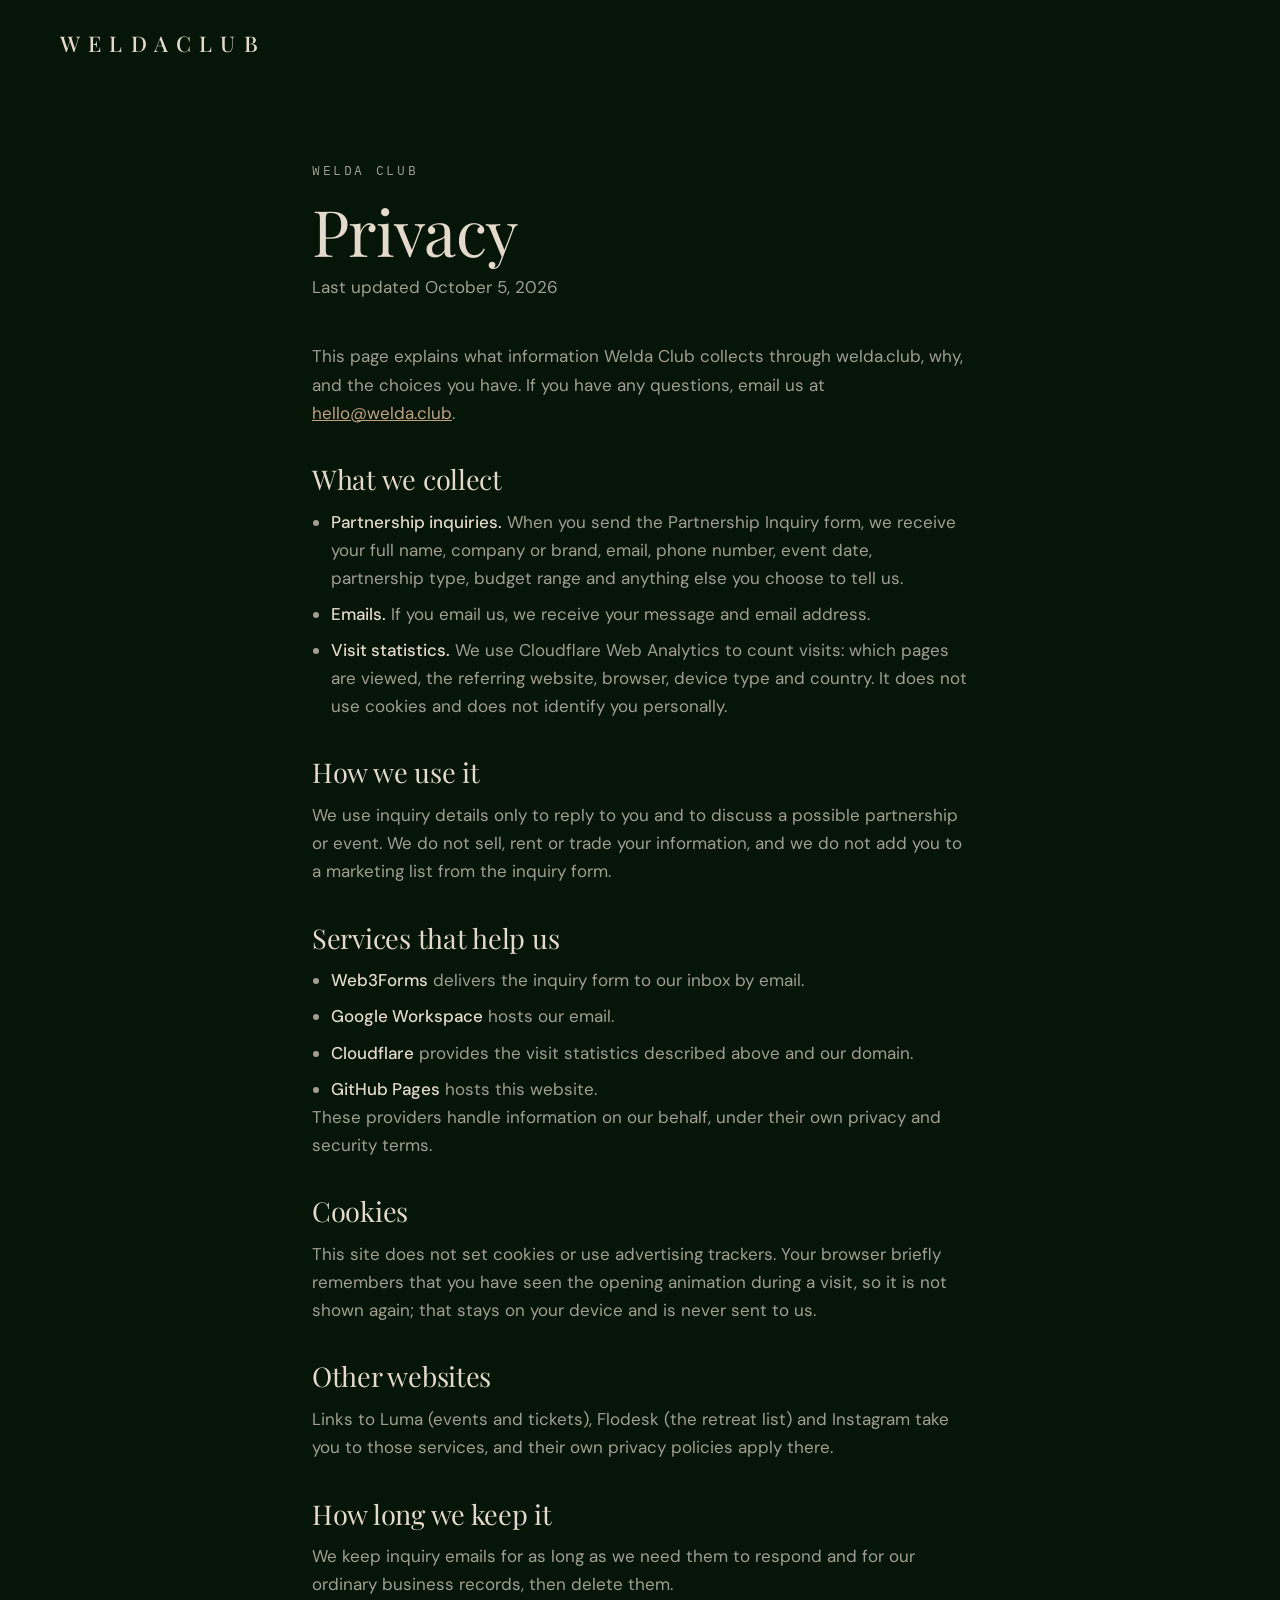
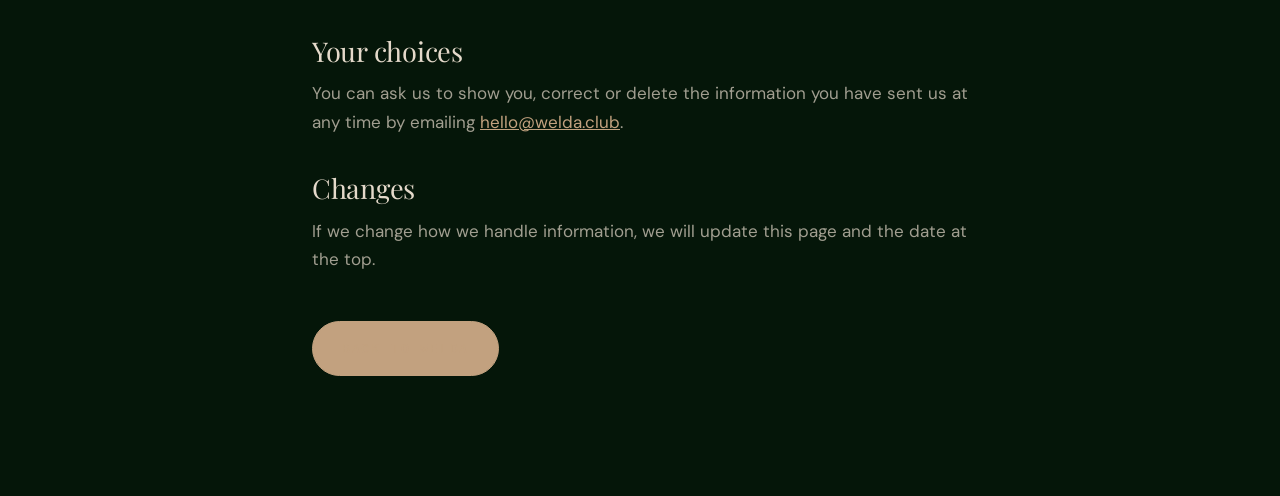
<file: privacy.html>
<!doctype html>
<html lang="en">
<head>
  <meta charset="utf-8">
  <meta name="viewport" content="width=device-width, initial-scale=1">
  <!-- Security: only load files from this site and Cloudflare Analytics -->
  <meta http-equiv="Content-Security-Policy" content="default-src 'self'; script-src 'self' https://static.cloudflareinsights.com; style-src 'self' 'unsafe-inline'; font-src 'self'; img-src 'self' data:; connect-src 'self' https://cloudflareinsights.com https://static.cloudflareinsights.com; object-src 'none'; base-uri 'self'; form-action 'self'; upgrade-insecure-requests">
  <meta name="referrer" content="strict-origin-when-cross-origin">
  <title>Privacy | Welda</title>
  <meta name="description" content="How Welda Club handles the information you share through welda.club.">
  <meta name="theme-color" content="#051609">
  <link rel="canonical" href="https://welda.club/privacy.html">
  <link rel="icon" href="/assets/favicon.png" type="image/png">
  <link rel="preload" href="/assets/fonts/playfair-display-latin-wght-normal.woff2" as="font" type="font/woff2" crossorigin>
  <link rel="preload" href="/assets/fonts/dm-sans-latin-wght-normal.woff2" as="font" type="font/woff2" crossorigin>
  <link rel="stylesheet" href="/assets/fonts/fonts.css">
  <link rel="stylesheet" href="/assets/styles.css">
</head>
<body>
  <header class="legal__head">
    <div class="container"><a href="/" class="logo" aria-label="Welda Club home">WELDACLUB</a></div>
  </header>

  <main class="legal">
    <div class="container legal__inner">
      <p class="eyebrow">Welda Club</p>
      <h1>Privacy</h1>
      <p class="legal__date">Last updated October 5, 2026</p>

      <p>This page explains what information Welda Club collects through welda.club, why, and the choices you have. If you have any questions, email us at <a href="mailto:hello@welda.club">hello@welda.club</a>.</p>

      <h2>What we collect</h2>
      <ul>
        <li><strong>Partnership inquiries.</strong> When you send the Partnership Inquiry form, we receive your full name, company or brand, email, phone number, event date, partnership type, budget range and anything else you choose to tell us.</li>
        <li><strong>Emails.</strong> If you email us, we receive your message and email address.</li>
        <li><strong>Visit statistics.</strong> We use Cloudflare Web Analytics to count visits: which pages are viewed, the referring website, browser, device type and country. It does not use cookies and does not identify you personally.</li>
      </ul>

      <h2>How we use it</h2>
      <p>We use inquiry details only to reply to you and to discuss a possible partnership or event. We do not sell, rent or trade your information, and we do not add you to a marketing list from the inquiry form.</p>

      <h2>Services that help us</h2>
      <ul>
        <li><strong>Web3Forms</strong> delivers the inquiry form to our inbox by email.</li>
        <li><strong>Google Workspace</strong> hosts our email.</li>
        <li><strong>Cloudflare</strong> provides the visit statistics described above and our domain.</li>
        <li><strong>GitHub Pages</strong> hosts this website.</li>
      </ul>
      <p>These providers handle information on our behalf, under their own privacy and security terms.</p>

      <h2>Cookies</h2>
      <p>This site does not set cookies or use advertising trackers. Your browser briefly remembers that you have seen the opening animation during a visit, so it is not shown again; that stays on your device and is never sent to us.</p>

      <h2>Other websites</h2>
      <p>Links to Luma (events and tickets), Flodesk (the retreat list) and Instagram take you to those services, and their own privacy policies apply there.</p>

      <h2>How long we keep it</h2>
      <p>We keep inquiry emails for as long as we need them to respond and for our ordinary business records, then delete them.</p>

      <h2>Your choices</h2>
      <p>You can ask us to show you, correct or delete the information you have sent us at any time by emailing <a href="mailto:hello@welda.club">hello@welda.club</a>.</p>

      <h2>Changes</h2>
      <p>If we change how we handle information, we will update this page and the date at the top.</p>

      <p style="margin-top:3rem"><a class="btn" href="/">Back to Welda</a></p>
    </div>
  </main>

  <!-- Cloudflare Web Analytics (privacy-friendly, no cookies) -->
  <script type='module' src='https://static.cloudflareinsights.com/beacon.min.js' data-cf-beacon='{"token": "2f4fde4a71c34bf0badb17ff9b28d215"}'></script>
  <!-- End Cloudflare Web Analytics -->
</body>
</html>
</file>
<file: assets/fonts/fonts.css>
/* Fonts served from welda.club (no Google Fonts request). SIL Open Font License, see LICENSE-*.txt */

@font-face {
  font-family: 'Playfair Display';
  font-style: normal;
  font-display: swap;
  font-weight: 400 900;
  src: url('/assets/fonts/playfair-display-latin-ext-wght-normal.woff2') format('woff2');
  unicode-range: U+0100-02BA,U+02BD-02C5,U+02C7-02CC,U+02CE-02D7,U+02DD-02FF,U+0304,U+0308,U+0329,U+1D00-1DBF,U+1E00-1E9F,U+1EF2-1EFF,U+2020,U+20A0-20AB,U+20AD-20C0,U+2113,U+2C60-2C7F,U+A720-A7FF;
}

@font-face {
  font-family: 'Playfair Display';
  font-style: normal;
  font-display: swap;
  font-weight: 400 900;
  src: url('/assets/fonts/playfair-display-latin-wght-normal.woff2') format('woff2');
  unicode-range: U+0000-00FF,U+0131,U+0152-0153,U+02BB-02BC,U+02C6,U+02DA,U+02DC,U+0304,U+0308,U+0329,U+2000-206F,U+20AC,U+2122,U+2191,U+2193,U+2212,U+2215,U+FEFF,U+FFFD;
}

@font-face {
  font-family: 'Playfair Display';
  font-style: italic;
  font-display: swap;
  font-weight: 400 900;
  src: url('/assets/fonts/playfair-display-latin-ext-wght-italic.woff2') format('woff2');
  unicode-range: U+0100-02BA,U+02BD-02C5,U+02C7-02CC,U+02CE-02D7,U+02DD-02FF,U+0304,U+0308,U+0329,U+1D00-1DBF,U+1E00-1E9F,U+1EF2-1EFF,U+2020,U+20A0-20AB,U+20AD-20C0,U+2113,U+2C60-2C7F,U+A720-A7FF;
}

@font-face {
  font-family: 'Playfair Display';
  font-style: italic;
  font-display: swap;
  font-weight: 400 900;
  src: url('/assets/fonts/playfair-display-latin-wght-italic.woff2') format('woff2');
  unicode-range: U+0000-00FF,U+0131,U+0152-0153,U+02BB-02BC,U+02C6,U+02DA,U+02DC,U+0304,U+0308,U+0329,U+2000-206F,U+20AC,U+2122,U+2191,U+2193,U+2212,U+2215,U+FEFF,U+FFFD;
}

@font-face {
  font-family: 'DM Sans';
  font-style: normal;
  font-display: swap;
  font-weight: 100 1000;
  src: url('/assets/fonts/dm-sans-latin-ext-wght-normal.woff2') format('woff2');
  unicode-range: U+0100-02BA,U+02BD-02C5,U+02C7-02CC,U+02CE-02D7,U+02DD-02FF,U+0304,U+0308,U+0329,U+1D00-1DBF,U+1E00-1E9F,U+1EF2-1EFF,U+2020,U+20A0-20AB,U+20AD-20C0,U+2113,U+2C60-2C7F,U+A720-A7FF;
}

@font-face {
  font-family: 'DM Sans';
  font-style: normal;
  font-display: swap;
  font-weight: 100 1000;
  src: url('/assets/fonts/dm-sans-latin-wght-normal.woff2') format('woff2');
  unicode-range: U+0000-00FF,U+0131,U+0152-0153,U+02BB-02BC,U+02C6,U+02DA,U+02DC,U+0304,U+0308,U+0329,U+2000-206F,U+20AC,U+2122,U+2191,U+2193,U+2212,U+2215,U+FEFF,U+FFFD;
}

@font-face {
  font-family: 'IBM Plex Mono';
  font-style: normal;
  font-display: swap;
  font-weight: 400;
  src: url('/assets/fonts/ibm-plex-mono-latin-ext-400-normal.woff2') format('woff2');
  unicode-range: U+0100-02BA,U+02BD-02C5,U+02C7-02CC,U+02CE-02D7,U+02DD-02FF,U+0304,U+0308,U+0329,U+1D00-1DBF,U+1E00-1E9F,U+1EF2-1EFF,U+2020,U+20A0-20AB,U+20AD-20C0,U+2113,U+2C60-2C7F,U+A720-A7FF;
}

@font-face {
  font-family: 'IBM Plex Mono';
  font-style: normal;
  font-display: swap;
  font-weight: 400;
  src: url('/assets/fonts/ibm-plex-mono-latin-400-normal.woff2') format('woff2');
  unicode-range: U+0000-00FF,U+0131,U+0152-0153,U+02BB-02BC,U+02C6,U+02DA,U+02DC,U+0304,U+0308,U+0329,U+2000-206F,U+20AC,U+2122,U+2191,U+2193,U+2212,U+2215,U+FEFF,U+FFFD;
}

@font-face {
  font-family: 'IBM Plex Mono';
  font-style: normal;
  font-display: swap;
  font-weight: 500;
  src: url('/assets/fonts/ibm-plex-mono-latin-ext-500-normal.woff2') format('woff2');
  unicode-range: U+0100-02BA,U+02BD-02C5,U+02C7-02CC,U+02CE-02D7,U+02DD-02FF,U+0304,U+0308,U+0329,U+1D00-1DBF,U+1E00-1E9F,U+1EF2-1EFF,U+2020,U+20A0-20AB,U+20AD-20C0,U+2113,U+2C60-2C7F,U+A720-A7FF;
}

@font-face {
  font-family: 'IBM Plex Mono';
  font-style: normal;
  font-display: swap;
  font-weight: 500;
  src: url('/assets/fonts/ibm-plex-mono-latin-500-normal.woff2') format('woff2');
  unicode-range: U+0000-00FF,U+0131,U+0152-0153,U+02BB-02BC,U+02C6,U+02DA,U+02DC,U+0304,U+0308,U+0329,U+2000-206F,U+20AC,U+2122,U+2191,U+2193,U+2212,U+2215,U+FEFF,U+FFFD;
}
</file>
<file: assets/vendor/lenis.css>
html.lenis,
html.lenis body {
  height: auto;
}

.lenis:not(.lenis-autoToggle).lenis-stopped {
  overflow: clip;
}

.lenis [data-lenis-prevent],
.lenis [data-lenis-prevent-wheel],
.lenis [data-lenis-prevent-touch],
.lenis [data-lenis-prevent-vertical],
.lenis [data-lenis-prevent-horizontal] {
  overscroll-behavior: contain;
}

.lenis.lenis-smooth iframe {
  pointer-events: none;
}

.lenis.lenis-autoToggle {
  transition-property: overflow;
  transition-duration: 1ms;
  transition-behavior: allow-discrete;
}
</file>
<file: assets/styles.css>
/* =========================================================
   Welda | site styles

   Brand palette (taken from the Welda logo files):
     Welda green  #0A2911   deep green-black  #051609
     gold         #C2A17F   cream             #E4D9CA
   Change these in :root to restyle the whole site.
   ========================================================= */

:root {
  /* Brand */
  --green: #0a2911;        /* Welda green */
  --green-black: #051609;  /* deep green-black, page background */
  --gold: #c2a17f;         /* wordmark gold */
  --cream: #e4d9ca;        /* text */

  /* Roles */
  --bg: var(--green-black);
  --text: var(--cream);
  --text-soft: rgba(228, 217, 202, 0.7);
  --line: rgba(194, 161, 127, 0.22);

  --serif: "Playfair Display", "Bodoni 72", Didot, Georgia, serif;
  --mono: "IBM Plex Mono", ui-monospace, "SF Mono", Menlo, monospace;
  --sans: "DM Sans", system-ui, -apple-system, "Segoe UI", sans-serif;

  --radius: 4px;
  --max: 1240px;
  --gutter: clamp(16px, 4vw, 40px);

  /* Motion */
  --ease-out: cubic-bezier(.16, 1, .3, 1);      /* soft, luxurious settle */
  --ease-inout: cubic-bezier(.77, 0, .18, 1);   /* curtain wipes */
  --hero-delay: .15s;

  /* Shown when a photo file is missing, so the site still looks finished */
  --fallback-1: linear-gradient(135deg, #0f3a19 0%, #0a2911 50%, #051609 100%);
  --fallback-2: linear-gradient(160deg, #3b3427 0%, #1a1c13 55%, #051609 100%);
  --fallback-3: linear-gradient(200deg, #1d4426 0%, #0c2a13 50%, #051609 100%);
}
.show-intro { --hero-delay: 1.9s; }

* { box-sizing: border-box; margin: 0; padding: 0; }

html { scroll-padding-top: 80px; overflow-x: hidden; overflow-x: clip; }
html:not(.lenis) { scroll-behavior: smooth; }

body {
  background: var(--bg);
  color: var(--text);
  font-family: var(--sans);
  font-size: 17px;
  line-height: 1.65;
  -webkit-font-smoothing: antialiased;
  overflow-x: clip; /* not "hidden": that would stop the pinned retreat video from staying put */
}

img { max-width: 100%; display: block; }
a { color: inherit; }
figure { margin: 0; }
::selection { background: var(--gold); color: var(--green-black); }

.container { width: 100%; max-width: var(--max); margin: 0 auto; padding: 0 var(--gutter); }

h1, h2, h3 { font-family: var(--serif); font-weight: 400; line-height: 1.1; letter-spacing: -0.01em; }
h1 { font-size: clamp(3.2rem, 9vw, 7.6rem); line-height: 1; }
h2 { font-size: clamp(2.2rem, 4.6vw, 3.6rem); margin-bottom: 1.2rem; }
h3 { font-size: clamp(1.5rem, 2.2vw, 1.9rem); margin-bottom: .5rem; }
em { font-style: italic; color: var(--gold); }

p + p { margin-top: 1rem; }

.eyebrow {
  font-family: var(--mono);
  font-size: .82rem;
  letter-spacing: .2em;
  text-transform: uppercase;
  color: var(--gold);
  margin-bottom: 1.1rem;
}
.eyebrow--asis { text-transform: none; letter-spacing: .12em; }
.center { text-align: center; }
.muted { color: var(--text-soft); font-size: .95rem; }

/* ---------- Buttons & links ---------- */
.btn {
  display: inline-block;
  position: relative;
  overflow: hidden;
  isolation: isolate;
  background: var(--gold);
  color: var(--green-black);
  text-decoration: none;
  font-family: var(--mono);
  font-weight: 500;
  font-size: .8rem;
  letter-spacing: .14em;
  text-transform: uppercase;
  padding: 1rem 1.8rem;
  border-radius: 999px;
  border: 1px solid var(--gold);
  transition: color .5s var(--ease-out), border-color .5s var(--ease-out), transform .5s var(--ease-out);
}
/* Fill that rises from the bottom on hover */
.btn::before {
  content: ""; position: absolute; inset: 0; z-index: -1;
  background: var(--cream);
  border-radius: inherit;
  transform: translateY(101%);
  transition: transform .55s var(--ease-out);
}
.btn:hover::before { transform: translateY(0); }
.btn:hover { border-color: var(--cream); }
.btn--ghost { background: transparent; color: var(--cream); border-color: rgba(228, 217, 202, .5); }
.btn--ghost:hover { color: var(--green-black); }
.btn--small { padding: .65rem 1.2rem; font-size: .8rem; }

.link-arrow {
  font-family: var(--mono);
  font-size: .82rem;
  letter-spacing: .1em;
  text-transform: uppercase;
  color: var(--gold);
  text-decoration: none;
  white-space: nowrap;
  background: linear-gradient(currentColor, currentColor) left bottom / 100% 1px no-repeat;
  padding-bottom: 4px;
  transition: background-size .5s var(--ease-out);
}
.link-arrow:hover { background-size: 0% 1px; background-position: right bottom; }
.link-arrow::after { content: " \2192"; display: inline-block; transition: transform .4s var(--ease-out); }
.link-arrow:hover::after { transform: translateX(5px); }

/* WC monogram, colored with CSS via a mask */
.monogram { display: inline-block; aspect-ratio: 787 / 892; background: var(--gold);
  -webkit-mask: url("/assets/logo-monogram.svg") center / contain no-repeat;
          mask: url("/assets/logo-monogram.svg") center / contain no-repeat; }

/* ---------- Film grain ---------- */
.grain {
  position: fixed; inset: 0; z-index: 90; pointer-events: none; opacity: .07;
  background-image: url("data:image/svg+xml,%3Csvg xmlns='http://www.w3.org/2000/svg' width='220' height='220'%3E%3Cfilter id='n'%3E%3CfeTurbulence type='fractalNoise' baseFrequency='.85' numOctaves='3' stitchTiles='stitch'/%3E%3C/filter%3E%3Crect width='100%25' height='100%25' filter='url(%23n)'/%3E%3C/svg%3E");
  animation: grain 1.2s steps(6) infinite;
}
@keyframes grain {
  0% { background-position: 0 0; } 20% { background-position: -13px 9px; } 40% { background-position: 9px -13px; }
  60% { background-position: -9px -4px; } 80% { background-position: 13px 13px; } 100% { background-position: 0 0; }
}

/* ---------- Intro (once per visit) ---------- */
.intro { display: none; }
.show-intro .intro {
  display: flex; flex-direction: column; align-items: center; justify-content: center; gap: 1.6rem;
  position: fixed; inset: 0; z-index: 200; background: var(--green-black);
  animation: intro-out 1s var(--ease-inout) 1.25s forwards;
}
.intro__mark { width: 74px; opacity: 0; animation: intro-mark 1s var(--ease-out) .1s forwards; }
.intro__word {
  font-family: var(--serif); color: var(--cream); font-size: 1.1rem; letter-spacing: .1em; opacity: 0;
  animation: intro-word 1.2s var(--ease-out) .3s forwards;
}
@keyframes intro-mark { from { opacity: 0; transform: scale(.85); } to { opacity: 1; transform: none; } }
@keyframes intro-word { from { opacity: 0; letter-spacing: .1em; } to { opacity: 1; letter-spacing: .5em; } }
@keyframes intro-out { to { transform: translateY(-100%); } }

/* ---------- Nav ---------- */
.nav {
  position: fixed; inset: 0 0 auto 0; z-index: 50;
  transition: background .4s, box-shadow .4s, transform .6s var(--ease-out);
  color: var(--text);
}
.nav.is-scrolled { background: rgba(5, 22, 9, .82); backdrop-filter: blur(14px); -webkit-backdrop-filter: blur(14px); box-shadow: 0 1px 0 var(--line); }
.nav.is-hidden { transform: translateY(-100%); }
.nav__inner { max-width: var(--max); margin: 0 auto; padding: 1.1rem var(--gutter); display: flex; align-items: center; justify-content: space-between; }

.logo { font-family: var(--serif); font-size: 1.35rem; font-weight: 500; letter-spacing: .38em; text-decoration: none; color: var(--cream); }

.nav__links { display: flex; align-items: center; gap: 2rem; }
.nav__links a:not(.btn) { text-decoration: none; font-family: var(--mono); font-size: .82rem; letter-spacing: .14em; text-transform: uppercase; position: relative; }
.nav__links a:not(.btn)::after { content: ""; position: absolute; left: 0; bottom: -4px; width: 100%; height: 1px; background: var(--gold); transform: scaleX(0); transform-origin: right; transition: transform .5s var(--ease-out); }
.nav__links a:not(.btn):hover::after { transform: scaleX(1); transform-origin: left; }

.nav__toggle { display: none; background: none; border: 0; width: 44px; height: 44px; cursor: pointer; position: relative; color: inherit; }
.nav__toggle span { position: absolute; left: 10px; right: 10px; height: 1.5px; background: currentColor; transition: transform .4s var(--ease-out), top .4s var(--ease-out); }
.nav__toggle span:first-child { top: 17px; }
.nav__toggle span:last-child { top: 26px; }
.nav.is-open .nav__toggle span:first-child { top: 21px; transform: rotate(45deg); }
.nav.is-open .nav__toggle span:last-child { top: 21px; transform: rotate(-45deg); }

/* ---------- Hero ---------- */
.hero {
  position: relative;
  min-height: 100svh;
  display: flex; align-items: flex-end;
  padding: 8rem 0 7.5rem;
  overflow: hidden;
  /* one shared left edge for the header, hero and every section */
  --edge: max(var(--gutter), calc((100vw - var(--max)) / 2 + var(--gutter)));
}
.hero__media { position: absolute; inset: -10% 0 -10% 0; will-change: transform; }
.hero__img {
  position: absolute; inset: 0;
  background-image: var(--fallback-1); background-size: cover; background-position: var(--pos, center);
  transform: scale(1.12);
  transition: transform 2.8s var(--ease-out) var(--hero-delay);
}
.is-loaded .hero__img { transform: scale(1); }
/* Top slideshow: photos crossfade, each with a slow settle */
.hero__slide {
  position: absolute; inset: 0; width: 100%; height: 100%; max-width: none; object-fit: cover; object-position: var(--pos, center);
  opacity: 0; transform: scale(1.07); transition: opacity 1.8s var(--ease-inout), transform 9s linear;
}
.hero__slide.is-active { opacity: 1; transform: scale(1); }
.hero__controls { position: absolute; right: var(--edge); bottom: 1.15rem; z-index: 2; display: flex; align-items: center; gap: .9rem; }
.hero__dots { display: flex; gap: .45rem; }
.hero__dots button { width: 24px; height: 24px; padding: 0; border: 0; background: none; cursor: pointer; display: grid; align-items: center; }
.hero__dots i { display: block; height: 2px; background: rgba(228, 217, 202, .3); position: relative; overflow: hidden; }
.hero__dots i::after { content: ""; position: absolute; inset: 0; background: var(--cream); transform: scaleX(0); transform-origin: left; }
.hero__dots .is-done i::after { transform: scaleX(1); }
.hero__dots .is-active i::after { animation: hero-progress var(--hero-dur, 6.5s) linear forwards; }
.hero__controls.is-paused .hero__dots .is-active i::after { animation-play-state: paused; }
@keyframes hero-progress { from { transform: scaleX(0); } to { transform: scaleX(1); } }
@media (max-width: 560px) { .hero__dots button { width: 14px; } .hero__dots { gap: .25rem; } .hero__controls { gap: .6rem; } }
.hero__dots button:focus-visible { outline: 1px solid var(--gold); outline-offset: 2px; }
.hero__pause { width: 30px; height: 30px; border-radius: 50%; border: 1px solid rgba(228, 217, 202, .4); background: transparent; color: var(--cream); cursor: pointer; display: grid; place-items: center; transition: background-color .3s, color .3s, border-color .3s; }
.hero__pause:hover, .hero__pause:focus-visible { background: var(--gold); color: var(--green-black); border-color: var(--gold); }
.hero__pause .carousel__play-icon { transform: scale(.8); }
.hero__controls.is-paused .hero__pause .carousel__play-icon::before { left: 2px; width: 0; height: 0; background: none; border-style: solid; border-width: 6px 0 6px 10px; border-color: transparent transparent transparent currentColor; }
.hero__controls.is-paused .hero__pause .carousel__play-icon::after { display: none; }
.hero__media::after { content: ""; position: absolute; inset: 0;
  background:
    linear-gradient(90deg, rgba(5,22,9,.82) 0%, rgba(5,22,9,.55) 38%, rgba(5,22,9,.1) 70%, rgba(5,22,9,0) 100%),
    linear-gradient(180deg, rgba(5,22,9,.45) 0%, rgba(5,22,9,.15) 40%, rgba(5,22,9,.9) 100%); }
@media (max-width: 860px) {
  /* on phones the text spans the full width, so darken evenly */
  .hero__media::after { background: linear-gradient(180deg, rgba(5,22,9,.55) 0%, rgba(5,22,9,.5) 45%, rgba(5,22,9,.92) 100%); }
}
.hero__content { position: relative; max-width: var(--max); width: 100%; margin: 0 auto; padding: 0 var(--gutter); }
.hero__mark { width: clamp(70px, 8vw, 100px); margin-bottom: 2rem; }
.hero__lede { max-width: 36rem; font-size: clamp(1.05rem, 1.6vw, 1.25rem); margin: 1.6rem 0 2.2rem; color: rgba(228, 217, 202, .88); }
.hero__ctas { display: flex; flex-wrap: wrap; gap: .9rem; }
.hero__foot { position: absolute; left: var(--edge); right: var(--edge); bottom: 1.6rem; display: flex; justify-content: space-between; align-items: flex-end; font-family: var(--mono); font-size: .8rem; letter-spacing: .14em; text-transform: uppercase; color: var(--cream); }
.hero__foot > span { opacity: .75; }
.hero__scroll { display: flex; flex-direction: column; align-items: center; gap: .6rem; }
.hero__scroll i { display: block; width: 1px; height: 46px; background: rgba(228, 217, 202, .25); position: relative; overflow: hidden; }
.hero__scroll i::after { content: ""; position: absolute; left: 0; top: 0; width: 1px; height: 100%; background: var(--gold); animation: scrollcue 2.2s var(--ease-inout) infinite; }
@keyframes scrollcue { 0% { transform: translateY(-100%); } 60%, 100% { transform: translateY(100%); } }

/* Hero entrance (runs after load / intro) */
.js .hero-in { opacity: 0; transform: translateY(24px); transition: opacity 1.2s var(--ease-out), transform 1.2s var(--ease-out); transition-delay: calc(var(--hero-delay) + var(--d, 0) * .12s); }
.js.is-loaded .hero-in { opacity: 1; transform: none; }

/* Line-by-line text rise (masked) */
.split-lines .line { display: block; overflow: hidden; padding-bottom: .08em; margin-bottom: -.08em; }
.split-lines .line__inner { display: block; }
.js .split-lines .line__inner { transform: translateY(110%); transition: transform 1.3s var(--ease-out); }
.js .hero .split-lines .line__inner { transition-delay: calc(var(--hero-delay) + var(--d, 0) * .12s); }
.js.is-loaded .hero .split-lines .line__inner,
.js .split-lines.on-scroll.is-visible .line__inner { transform: none; }
.js .split-lines.on-scroll .line__inner { transition-delay: calc(var(--d, 0) * .14s); }

/* ---------- Marquee ---------- */
.marquee { background: var(--green); color: var(--cream); overflow: hidden; padding: 1.1rem 0; border-top: 1px solid var(--line); border-bottom: 1px solid var(--line); }
.marquee__track { display: flex; gap: 3rem; width: max-content; will-change: transform; }
.marquee span { font-family: var(--serif); font-style: italic; font-size: 1.45rem; white-space: nowrap; }
.marquee span::after { content: "\2726"; font-style: normal; font-size: .8rem; margin-left: 3rem; color: var(--gold); vertical-align: middle; }
/* CSS fallback if JS is off; JS drives it (and reacts to scroll speed) when available */
html:not(.js) .marquee__track { animation: marquee 40s linear infinite; }
@keyframes marquee { to { transform: translateX(-50%); } }

/* ---------- Sections ---------- */
.section { padding: clamp(5rem, 11vw, 9.5rem) 0; position: relative; }
.section__head { display: flex; align-items: flex-end; justify-content: space-between; gap: 2rem; margin-bottom: 3.2rem; flex-wrap: wrap; }
.section__head h2 { margin-bottom: 0; }

/* Manifesto: words light up as you scroll */
.manifesto { padding: clamp(6rem, 14vw, 12rem) 0; }
.manifesto__text {
  font-family: var(--serif);
  font-size: clamp(1.9rem, 4.4vw, 3.9rem);
  line-height: 1.22;
  text-align: center;
  max-width: 1050px;
  margin: 0 auto;
}
.js .manifesto__text .w { color: rgba(228, 217, 202, .16); transition: color .6s var(--ease-out); }
.js .manifesto__text .w.is-on { color: var(--cream); }
.js .manifesto__text em .w.is-on { color: var(--gold); }

/* Photos: real images (with descriptions) filling their frame; the frame's gradient shows while loading */
.parallax-img > img, .event-card__img > div > img, .quote__img > img, .gram__item span > img {
  display: block; width: 100%; height: 100%; max-width: none; object-fit: cover; object-position: var(--pos, center);
}

/* Image blocks: curtain reveal + slow zoom-out + parallax */
.img-reveal { position: relative; overflow: hidden; border-radius: var(--radius); }
.parallax-img {
  position: absolute; inset: -12% 0;
  background-image: var(--fallback, var(--fallback-1));
  background-size: cover; background-position: var(--pos, center);
  will-change: transform;
}
.js .img-reveal { clip-path: inset(100% 0 0 0); transition: clip-path 1.5s var(--ease-inout); }
.js .img-reveal .parallax-img { scale: 1.3; transition: scale 2.2s var(--ease-out); }
.js .img-reveal.is-visible { clip-path: inset(0 0 0 0); }
.js .img-reveal.is-visible .parallax-img { scale: 1; }

/* About */
.about__grid { display: grid; grid-template-columns: 1fr 1fr; gap: clamp(2.5rem, 7vw, 7rem); align-items: center; }
.about__text p:not(.eyebrow) { color: var(--text-soft); }
.about__media { position: relative; padding-bottom: 3rem; }
.photo--tall { aspect-ratio: 4 / 5; }
.photo--small { position: absolute !important; width: 46%; aspect-ratio: 1; left: -14%; bottom: 0; outline: 10px solid var(--bg); }
.js .photo--small { transition-delay: .35s; }

/* Pillars */
.pillars { background: var(--green); }
.pillars h2 { max-width: 40rem; margin: 0 auto 3.5rem; }
.pillars__grid { display: grid; grid-template-columns: repeat(4, 1fr); gap: 1.25rem; }
.pillar { position: relative; border: 1px solid var(--line); border-radius: var(--radius); padding: 2rem 1.6rem 2.2rem; overflow: hidden; transition: transform .6s var(--ease-out), border-color .6s; }
.pillar::before { content: ""; position: absolute; inset: 0; background: var(--green-black); transform: translateY(101%); transition: transform .7s var(--ease-out); z-index: 0; }
.pillar > * { position: relative; z-index: 1; }
.pillar:hover { transform: translateY(-6px); border-color: var(--gold); }
.pillar:hover::before { transform: translateY(0); }
.pillar__num { display: block; font-family: var(--mono); font-size: .85rem; color: var(--gold); margin-bottom: 2.5rem; }
.pillar p { color: var(--text-soft); font-size: .95rem; }

/* Community: who shows up + proof points */
.community { border-top: 1px solid var(--line); }
.stats { list-style: none; display: grid; grid-template-columns: repeat(4, 1fr); border-top: 1px solid var(--line); border-bottom: 1px solid var(--line); margin-bottom: 3rem; }
.stat { padding: 2rem 1.4rem 2rem 0; display: flex; flex-direction: column; gap: .5rem; }
.stat + .stat { padding-left: 1.6rem; border-left: 1px solid var(--line); }
.stat__num { font-family: var(--serif); font-size: clamp(2.2rem, 4vw, 3.4rem); line-height: 1; color: var(--cream); }
.stat__label { font-family: var(--mono); font-size: .8rem; letter-spacing: .14em; text-transform: uppercase; color: var(--gold); }
.who { border-bottom: 1px solid var(--line); padding: 2rem 0 2.2rem; }
.who__label { font-family: var(--mono); font-size: .8rem; letter-spacing: .18em; text-transform: uppercase; color: var(--gold); margin-bottom: 1.2rem; }
.who__list { list-style: none; display: grid; grid-template-columns: repeat(3, 1fr); gap: 1.4rem 2.4rem; }
.who__list li { color: var(--text-soft); font-size: .98rem; line-height: 1.55; }
.who__list strong { display: block; font-family: var(--serif); font-weight: 400; font-size: 1.35rem; color: var(--cream); margin-bottom: .3rem; }

/* Work with us (partnerships) */
.work { border-top: 1px solid var(--line); }
.work__head { display: flex; justify-content: space-between; align-items: flex-start; gap: 2rem 3rem; margin-bottom: 4rem; }
.work__intro { max-width: 44rem; }
.work__cta { flex: none; margin-top: 3.4rem; }
.work__intro p:not(.eyebrow) { color: var(--text-soft); font-size: 1.08rem; }
.work__label { font-family: var(--mono); font-weight: 400; font-size: .82rem; letter-spacing: .2em; text-transform: uppercase; color: var(--gold); margin-bottom: 1.4rem; }
.offers { display: grid; grid-template-columns: repeat(auto-fit, minmax(210px, 1fr)); gap: 1.25rem; margin-bottom: 4.5rem; }
.offer { position: relative; border: 1px solid var(--line); border-radius: var(--radius); padding: 1.8rem 1.5rem 2rem; background: var(--green); overflow: hidden; transition: transform .6s var(--ease-out), border-color .6s; }
.offer::before { content: ""; position: absolute; inset: 0; background: var(--green-black); transform: translateY(101%); transition: transform .7s var(--ease-out); }
.offer > * { position: relative; }
.offer:hover::before { transform: translateY(0); }
.js .offer.reveal.is-visible:hover, .offer:hover { transform: translateY(-6px); border-color: var(--gold); }
.js .offer.reveal { transition: opacity 1.1s var(--ease-out), transform 1.1s var(--ease-out), border-color .6s; }
.offer__num { display: block; font-family: var(--mono); font-size: .85rem; color: var(--gold); margin-bottom: 2rem; }
.offer h4, .approach h4 { font-family: var(--serif); font-weight: 400; font-size: 1.45rem; line-height: 1.15; margin-bottom: .6rem; }
.offer p, .approach p { color: var(--text-soft); font-size: .93rem; }
.approach { list-style: none; counter-reset: step; display: grid; grid-template-columns: repeat(3, 1fr); gap: 2rem; margin-bottom: 4.5rem; border-top: 1px solid var(--line); }
.approach li { counter-increment: step; position: relative; padding-top: 2.2rem; }
.approach li::before { content: ""; position: absolute; top: -5px; left: 0; width: 9px; height: 9px; border-radius: 50%; background: var(--gold); }
.approach li::after { content: "0" counter(step); position: absolute; top: .7rem; right: 0; font-family: var(--mono); font-size: .8rem; color: var(--gold); }
.gets { grid-template-columns: repeat(3, 1fr); gap: 1rem 2.4rem; margin-bottom: 0; }

/* richer checklist items (title + sentence) */
.checklist--rich li { color: var(--text-soft); }
.checklist--rich strong { color: var(--cream); font-weight: 500; }

/* Experiences */
.formats { display: grid; grid-template-columns: repeat(3, 1fr); gap: 1.5rem; margin-bottom: 5.5rem; }
.format { background: var(--green); border: 1px solid var(--line); border-radius: var(--radius); overflow: hidden; transition: transform .6s var(--ease-out), border-color .6s; }
.format:hover { transform: translateY(-6px); border-color: var(--gold); }
.format__img { aspect-ratio: 4 / 3; border-radius: 0; }
.format__img .parallax-img { transition: scale 2.2s var(--ease-out), transform .9s var(--ease-out); }
.format:hover .format__img .parallax-img { scale: 1.06; transition: scale 1.2s var(--ease-out); }
.format__body { padding: 1.6rem 1.6rem 2rem; }
.format__tag { font-family: var(--mono); font-size: .8rem; letter-spacing: .18em; text-transform: uppercase; color: var(--gold); margin-bottom: .6rem; }
.format__body p:last-child { color: var(--text-soft); font-size: .95rem; }

.subhead { font-size: clamp(1.6rem, 2.6vw, 2.1rem); margin-bottom: 1.2rem; }


/* Past experiences carousel */
.carousel__head { display: flex; align-items: flex-end; justify-content: space-between; gap: 1rem; margin-bottom: 1.6rem; }
.carousel__head .subhead { margin-bottom: 0; }
.carousel__nav { display: flex; gap: .6rem; }
.carousel__btn {
  width: 52px; height: 52px; border-radius: 50%; border: 1px solid var(--line); background: transparent;
  color: var(--cream); font-size: 1.15rem; cursor: pointer;
  transition: background .4s var(--ease-out), color .4s, border-color .4s, opacity .3s;
}
.carousel__btn:hover { background: var(--gold); color: var(--green-black); border-color: var(--gold); }
.carousel__btn:disabled { opacity: .3; pointer-events: none; }
/* Pause / play: two bars when playing, a triangle when paused */
.carousel__play-icon { display: inline-block; width: 12px; height: 12px; position: relative; vertical-align: middle; }
.carousel__play-icon::before, .carousel__play-icon::after { content: ""; position: absolute; top: 0; width: 3px; height: 12px; background: currentColor; }
.carousel__play-icon::before { left: 2px; }
.carousel__play-icon::after { right: 2px; }
.carousel__play.is-paused .carousel__play-icon::before { left: 2px; width: 0; height: 0; background: none; border-style: solid; border-width: 6px 0 6px 10px; border-color: transparent transparent transparent currentColor; }
.carousel__play.is-paused .carousel__play-icon::after { display: none; }

.carousel { --edge: max(var(--gutter), calc((100vw - var(--max)) / 2 + var(--gutter))); }
.carousel__track {
  display: flex; gap: clamp(14px, 2vw, 24px);
  overflow-x: auto; overscroll-behavior-x: contain;
  padding: .5rem var(--edge) 1.5rem;
  scrollbar-width: none; cursor: grab; outline: none;
}
.carousel__track::-webkit-scrollbar { display: none; }
.carousel__track.is-dragging { cursor: grabbing; }
.carousel__track.is-dragging .event-card { pointer-events: none; }
.carousel__track:focus-visible { box-shadow: inset 0 0 0 1px var(--gold); }

.event-card { flex: 0 0 clamp(250px, 28vw, 380px); user-select: none; -webkit-user-select: none; }
.event-card__img { position: relative; aspect-ratio: 4 / 5; border-radius: var(--radius); overflow: hidden; margin-bottom: 1.1rem; }
.event-card__img > div {
  position: absolute; inset: 0 -12%;
  background-image: var(--fallback, var(--fallback-1)); background-size: cover; background-position: var(--pos, center);
  transition: scale 1.2s var(--ease-out); will-change: transform;
}
.event-card__img::after { content: ""; position: absolute; inset: 0; background: linear-gradient(180deg, transparent 55%, rgba(5, 22, 9, .55)); }
.event-card:hover .event-card__img > div { scale: 1.06; }
.event-card__num { position: absolute; left: 1rem; bottom: .9rem; z-index: 1; font-family: var(--mono); font-size: .8rem; letter-spacing: .14em; color: var(--cream); }
.event-card__city { font-family: var(--mono); font-size: .8rem; letter-spacing: .16em; text-transform: uppercase; color: var(--gold); margin-bottom: .45rem; }
.event-card__name { font-family: var(--serif); font-weight: 400; font-size: clamp(1.2rem, 1.7vw, 1.45rem); line-height: 1.25; margin-bottom: .4rem; transition: color .4s; }
.event-card:hover .event-card__name { color: var(--gold); }
.event-card__meta { color: var(--text-soft); font-size: .9rem; }

.carousel__ui { display: flex; align-items: center; gap: 1.5rem; margin-top: .8rem; }
.carousel__progress { flex: 1; height: 1px; background: var(--line); position: relative; overflow: hidden; }
.carousel__progress span { position: absolute; inset: 0; background: var(--gold); transform-origin: left; transform: scaleX(0); transition: transform .3s var(--ease-out); }
.carousel__count { font-family: var(--mono); font-size: .82rem; letter-spacing: .14em; color: var(--text-soft); }
.carousel__current { color: var(--cream); }
.formats { margin-bottom: clamp(4rem, 8vw, 6rem); }

/* Partners (slow scrolling row) */
.partners { padding: 3.6rem 0; border-top: 1px solid var(--line); border-bottom: 1px solid var(--line); background: var(--green); overflow: hidden; }
.partners__marquee { margin-top: 1.4rem; overflow: hidden; -webkit-mask-image: linear-gradient(90deg, transparent, #000 12%, #000 88%, transparent); mask-image: linear-gradient(90deg, transparent, #000 12%, #000 88%, transparent); }
.partners__track { list-style: none; display: flex; width: max-content; animation: partners 90s linear infinite; }
@keyframes partners { to { transform: translateX(-50%); } }
.partners__track { align-items: center; }
/* spacing sits on each logo (not a flex gap) so half the track is exactly two full sets: a seamless loop */
.partners__track li { display: flex; align-items: center; flex: none; padding-right: clamp(3rem, 6vw, 5.5rem); }
/* partner logos: single-color artwork tinted with the same soft cream as the text */
.partner-logo {
  display: block; height: var(--h, 38px); aspect-ratio: var(--ar, 3);
  background: var(--text-soft);
  -webkit-mask: var(--logo) center / contain no-repeat;
          mask: var(--logo) center / contain no-repeat;
  transition: background-color .4s;
}
.partners__track li:hover .partner-logo { background: var(--cream); }
@media (max-width: 560px) { .partner-logo { height: calc(var(--h, 38px) * .78); } }
.partners:hover .partners__track { animation-play-state: paused; }

/* Quote */
.quote { position: relative; min-height: 85vh; display: grid; place-items: center; text-align: center; overflow: hidden; }
.quote__media { position: absolute; inset: -15% 0; will-change: transform; }
.quote__img { position: absolute; inset: 0; background-image: var(--fallback-1); background-size: cover; background-position: var(--pos, center); }
.quote__media::after { content: ""; position: absolute; inset: 0; background: rgba(5, 22, 9, .55); }
.quote__text { position: relative; padding: 0 var(--gutter); }
.quote__text p { font-family: var(--serif); font-style: italic; font-size: clamp(3rem, 9vw, 7.5rem); line-height: 1.02; }
.quote__text cite { display: block; margin-top: 1.8rem; font-style: normal; font-family: var(--mono); font-size: .8rem; letter-spacing: .16em; color: var(--gold); }

/* Retreats */
.retreats__split { display: grid; grid-template-columns: 1fr 1fr; min-height: 100vh; }
/* the video fills the left half and stays pinned while the text scrolls past */
.retreats__media { position: relative; }
.retreats__film { position: sticky; top: 0; height: 100vh; height: 100svh; border-radius: 0; background: var(--fallback-3); }
.retreats__video { position: absolute; inset: 0; width: 100%; height: 100%; object-fit: cover; display: block; }
.retreats__film::after { content: ""; position: absolute; inset: auto 0 0; height: 30%; background: linear-gradient(transparent, rgba(5, 22, 9, .55)); pointer-events: none; }
.retreats__caption { position: absolute; left: var(--gutter); bottom: 1.6rem; z-index: 1; font-family: var(--mono); font-size: .8rem; letter-spacing: .16em; text-transform: uppercase; color: var(--cream); }
.video-toggle { position: absolute; right: var(--gutter); bottom: 1.1rem; z-index: 1; width: 42px; height: 42px; border-radius: 50%; border: 1px solid rgba(228, 217, 202, .45); background: rgba(5, 22, 9, .35); color: var(--cream); cursor: pointer; display: grid; place-items: center; transition: background-color .3s, color .3s, border-color .3s; }
.video-toggle:hover, .video-toggle:focus-visible { background: var(--gold); color: var(--green-black); border-color: var(--gold); }
.video-toggle.is-paused .carousel__play-icon::before { left: 2px; width: 0; height: 0; background: none; border-style: solid; border-width: 6px 0 6px 10px; border-color: transparent transparent transparent currentColor; }
.video-toggle.is-paused .carousel__play-icon::after { display: none; }
.retreats__text { align-self: center; max-width: 660px; padding: clamp(5rem, 11vw, 9.5rem) var(--gutter) clamp(5rem, 11vw, 9.5rem) clamp(2.5rem, 6vw, 6rem); }
.retreats__text > p:not(.eyebrow):not(.muted) { color: var(--text-soft); }
.checklist { list-style: none; margin: 1.6rem 0; display: grid; gap: .75rem; }
.checklist li { padding-left: 2rem; position: relative; }
.checklist li::before { content: ""; position: absolute; left: 0; top: .72em; width: 1.1rem; height: 1px; background: var(--gold); }
.retreats .muted { margin-bottom: 1.8rem; }

/* Instagram grid */
.gram { background: var(--green); }
.gram__grid { display: grid; grid-template-columns: repeat(6, 1fr); gap: .75rem; }
.gram__item { aspect-ratio: 1; border-radius: var(--radius); position: relative; overflow: hidden; display: block; }
.gram__item span { position: absolute; inset: 0; background-image: var(--fallback, var(--fallback-1)); background-size: cover; background-position: var(--pos, center); transition: transform 1.2s var(--ease-out), filter .6s; }
.gram__item::after { content: "\2197"; position: absolute; right: .7rem; top: .5rem; color: var(--cream); font-size: 1.1rem; opacity: 0; transform: translate(-6px, 6px); transition: opacity .4s, transform .5s var(--ease-out); }
.gram__item:hover span { transform: scale(1.08); filter: brightness(.75); }
.gram__item:hover::after { opacity: 1; transform: none; }
.js .gram__item.reveal { transform: translateY(40px) scale(.96); }
.js .gram__item.reveal.is-visible { transform: none; }

/* Contact */
.contact { background: var(--green); }
.contact p:not(.eyebrow) { color: var(--text-soft); }
.contact__grid { display: grid; grid-template-columns: 1.1fr 1fr; gap: clamp(2.5rem, 6vw, 6rem); align-items: center; }
.contact__card { border: 1px solid var(--line); border-radius: var(--radius); padding: clamp(1.6rem, 4vw, 2.6rem); background: var(--green-black); }
.contact__big { display: block; font-family: var(--serif); font-size: clamp(1.6rem, 3.2vw, 2.4rem); text-decoration: none; margin-bottom: 1.6rem; word-break: break-word; transition: color .4s; }
.contact__big:hover { color: var(--gold); }
.contact__links { list-style: none; margin-bottom: 2rem; }
.contact__links a { display: flex; justify-content: space-between; padding: .95rem 0; border-bottom: 1px solid var(--line); text-decoration: none; font-family: var(--mono); font-size: .85rem; letter-spacing: .06em; transition: color .3s, padding .5s var(--ease-out); }
.contact__links a:hover { color: var(--gold); padding-left: .5rem; }
.contact__links span { opacity: .6; }

/* Footer */
.footer { background: var(--green); color: var(--text-soft); padding: 3.5rem 0 2rem; border-top: 1px solid var(--line); overflow: hidden; }
.footer__inner { display: flex; justify-content: space-between; align-items: flex-start; gap: 2rem; flex-wrap: wrap; }
.footer__brand { display: inline-block; }
.footer__mark { width: 48px; }
.footer__tag { margin-top: .8rem; font-size: .92rem; }
.footer__nav { display: flex; gap: 1.6rem; flex-wrap: wrap; }
.footer__nav a { text-decoration: none; font-family: var(--mono); font-size: .8rem; letter-spacing: .14em; text-transform: uppercase; transition: color .3s; }
.footer__nav a:hover { color: var(--gold); }
.footer__legal { margin-top: 2rem; font-family: var(--mono); font-size: .8rem; letter-spacing: .08em; color: var(--text-soft); }

/* ---------- Reveal on scroll ---------- */
.js .reveal { opacity: 0; transform: translateY(32px); transition: opacity 1.1s var(--ease-out), transform 1.1s var(--ease-out); }
.js .reveal.is-visible { opacity: 1; transform: none; }

.magnetic { will-change: transform; }

/* ---------- Responsive ---------- */
@media (max-width: 1000px) {
  .pillars__grid { grid-template-columns: repeat(2, 1fr); }
  .gram__grid { grid-template-columns: repeat(3, 1fr); }
}

@media (max-width: 860px) {
  .nav__toggle { display: block; }
  .nav__links {
    position: fixed; inset: 0; background: var(--green-black);
    flex-direction: column; justify-content: center; gap: 1.6rem;
    clip-path: inset(0 0 100% 0); transition: clip-path .7s var(--ease-inout);
  }
  .nav__links a:not(.btn) { font-family: var(--serif); font-size: 2.2rem; letter-spacing: 0; text-transform: none; }
  .nav.is-open .nav__links { clip-path: inset(0 0 0 0); }
  .nav.is-open { transform: none; background: transparent; box-shadow: none; backdrop-filter: none; }
  .nav__toggle, .logo { position: relative; z-index: 2; }

  .about__grid, .contact__grid { grid-template-columns: 1fr; }
  .about__media { padding-bottom: 0; }
  .photo--small { display: none; }
  .formats { grid-template-columns: 1fr; }
  .hero__scroll { display: none !important; }
}

@media (max-width: 560px) {
  body { font-size: 16px; }
  .pillars__grid { grid-template-columns: 1fr; }
  .gram__grid { grid-template-columns: repeat(2, 1fr); }
  .hero__foot { font-size: .74rem; }
  .hero__ctas .btn { width: 100%; text-align: center; }
}

/* Partnership inquiry pop-up */
.inquiry {
  padding: 0; margin: auto; border: 1px solid var(--line); border-radius: var(--radius);
  width: min(680px, calc(100% - 2rem)); max-height: calc(100vh - 2rem); max-height: calc(100svh - 2rem);
  overflow: auto; overscroll-behavior: contain;
  background: var(--green-black) linear-gradient(160deg, rgba(15, 58, 25, .55), transparent 60%);
  color: var(--text); box-shadow: 0 30px 80px rgba(0, 0, 0, .5);
}
.inquiry::backdrop { background: rgba(5, 22, 9, .78); backdrop-filter: blur(4px); }
.inquiry[open] { animation: inquiry-in .5s var(--ease-out); }
@keyframes inquiry-in { from { opacity: 0; transform: translateY(18px); } }
.inquiry__inner { position: relative; padding: clamp(1.6rem, 4vw, 2.8rem); }
.inquiry h2 { font-size: clamp(1.9rem, 4vw, 2.6rem); margin-bottom: .6rem; }
.inquiry__lede { color: var(--text-soft); margin-bottom: 1.8rem; max-width: 34rem; }
.inquiry__close {
  position: absolute; top: 1rem; right: 1rem; width: 40px; height: 40px; border-radius: 50%;
  border: 1px solid var(--line); background: transparent; color: var(--cream);
  font-size: 1.5rem; line-height: 1; cursor: pointer; transition: background-color .3s, color .3s, border-color .3s;
}
.inquiry__close:hover, .inquiry__close:focus-visible { background: var(--gold); color: var(--green-black); border-color: var(--gold); }
.inquiry__grid { display: grid; grid-template-columns: 1fr 1fr; gap: 1.15rem 1.2rem; }
.field--full { grid-column: 1 / -1; }
.field label { display: block; margin-bottom: .45rem; font-family: var(--mono); font-size: .78rem; letter-spacing: .16em; text-transform: uppercase; color: var(--gold); }
.field label span { color: var(--text-soft); text-transform: none; letter-spacing: .04em; }
.field input, .field select, .field textarea {
  width: 100%; padding: .78rem .9rem; border: 1px solid rgba(228, 217, 202, .22); border-radius: var(--radius);
  background: rgba(228, 217, 202, .04); color: var(--cream); font-family: var(--sans); font-size: 1rem; line-height: 1.4;
  color-scheme: dark; transition: border-color .3s, background-color .3s;
}
.field textarea { resize: vertical; min-height: 5.5rem; }
.field input::placeholder { color: rgba(228, 217, 202, .32); }
.field input:focus, .field select:focus, .field textarea:focus { outline: none; border-color: var(--gold); background: rgba(228, 217, 202, .07); }
.field input:focus-visible, .field select:focus-visible, .field textarea:focus-visible { box-shadow: 0 0 0 3px rgba(194, 161, 127, .25); }
.field select {
  appearance: none; -webkit-appearance: none; padding-right: 2.4rem; cursor: pointer;
  background-image: url("data:image/svg+xml,%3Csvg xmlns='http://www.w3.org/2000/svg' width='12' height='8' viewBox='0 0 12 8'%3E%3Cpath d='M1 1l5 5 5-5' fill='none' stroke='%23c2a17f' stroke-width='1.5'/%3E%3C/svg%3E");
  background-repeat: no-repeat; background-position: right .95rem center;
}
.field select:invalid { color: rgba(228, 217, 202, .5); }
.field select option { background: var(--green-black); color: var(--cream); }
.inquiry__actions { display: flex; align-items: center; flex-wrap: wrap; gap: 1rem 1.4rem; margin-top: 1.8rem; }
.inquiry__actions .btn { cursor: pointer; }
.inquiry__actions .btn:disabled { opacity: .6; cursor: wait; }
.inquiry__status { font-size: .95rem; color: var(--text-soft); }
.inquiry__status.is-error { color: #e8b4a0; }
.inquiry__status a { color: var(--gold); }
.inquiry__privacy { margin-top: 1.1rem; font-size: .88rem; color: var(--text-soft); }
.inquiry__privacy a, .footer__legal a { color: var(--gold); }
.footer__legal { display: flex; flex-wrap: wrap; gap: .4rem 1.4rem; }
.inquiry__hp { position: absolute; left: -9999px; width: 1px; height: 1px; overflow: hidden; }
.inquiry__done .btn { cursor: pointer; }
@media (max-width: 860px) {
  .work__head { flex-direction: column; gap: 0; }
  .work__cta { margin-top: 1.8rem; }
}
@media (max-width: 560px) {
  .inquiry__grid { grid-template-columns: 1fr; }
  .inquiry__actions .btn { width: 100%; text-align: center; }
}

/* Privacy page */
.legal { padding: clamp(7rem, 14vw, 10rem) 0 clamp(4rem, 9vw, 7rem); }
.legal__inner { max-width: 46rem; }
.legal h1 { font-size: clamp(2.4rem, 6vw, 4rem); margin-bottom: .6rem; }
.legal__date { color: var(--text-soft); margin-bottom: 2.6rem; }
.legal h2 { font-size: clamp(1.35rem, 2.6vw, 1.7rem); margin: 2.4rem 0 .8rem; }
.legal p, .legal li { color: var(--text-soft); }
.legal ul { margin: .6rem 0 0 1.2rem; display: grid; gap: .5rem; }
.legal a { color: var(--gold); }
.legal strong { color: var(--cream); font-weight: 500; }
.legal__head { position: absolute; top: 0; left: 0; right: 0; padding: 1.6rem 0; }
.legal__head .logo { text-decoration: none; }

/* Respect "reduce motion" settings: everything shows instantly, nothing moves */
@media (prefers-reduced-motion: reduce) {
  *, *::before, *::after { animation: none !important; transition: none !important; }
  .js .reveal, .js .hero-in, .js .split-lines .line__inner { opacity: 1 !important; transform: none !important; }
  .js .img-reveal { clip-path: none !important; }
  .js .img-reveal .parallax-img { scale: 1 !important; }
  .js .manifesto__text .w { color: var(--cream) !important; }
  .js .manifesto__text em .w { color: var(--gold) !important; }
  .hero__img { transform: none !important; }
  .grain { display: none; }
}

/* Hover lifts must win over the finished reveal state */
.js .pillar.reveal.is-visible:hover,
.js .format.reveal.is-visible:hover { transform: translateY(-6px); }
.js .pillar.reveal, .js .format.reveal { transition: opacity 1.1s var(--ease-out), transform 1.1s var(--ease-out), border-color .6s; }

/* Phone layout for the community and partnership sections (kept last so it wins over the desktop rules) */
@media (max-width: 860px) {
  .stats { grid-template-columns: repeat(2, 1fr); }
  .stat:nth-child(3) { padding-left: 0; border-left: 0; }
  .stat:nth-child(n+3) { border-top: 1px solid var(--line); }
  .who__list, .approach, .gets { grid-template-columns: 1fr; }
  .approach { gap: 2.4rem; }
}

/* Retreats on tablets and phones: video on top (not pinned), text below */
@media (max-width: 860px) {
  .retreats__split { grid-template-columns: 1fr; min-height: 0; }
  .retreats__film { position: relative; height: auto; aspect-ratio: 4 / 5; max-height: 78svh; width: 100%; }
  .retreats__text { max-width: none; padding: clamp(3.5rem, 10vw, 5rem) var(--gutter) clamp(5rem, 11vw, 7rem); }
}
</file>
